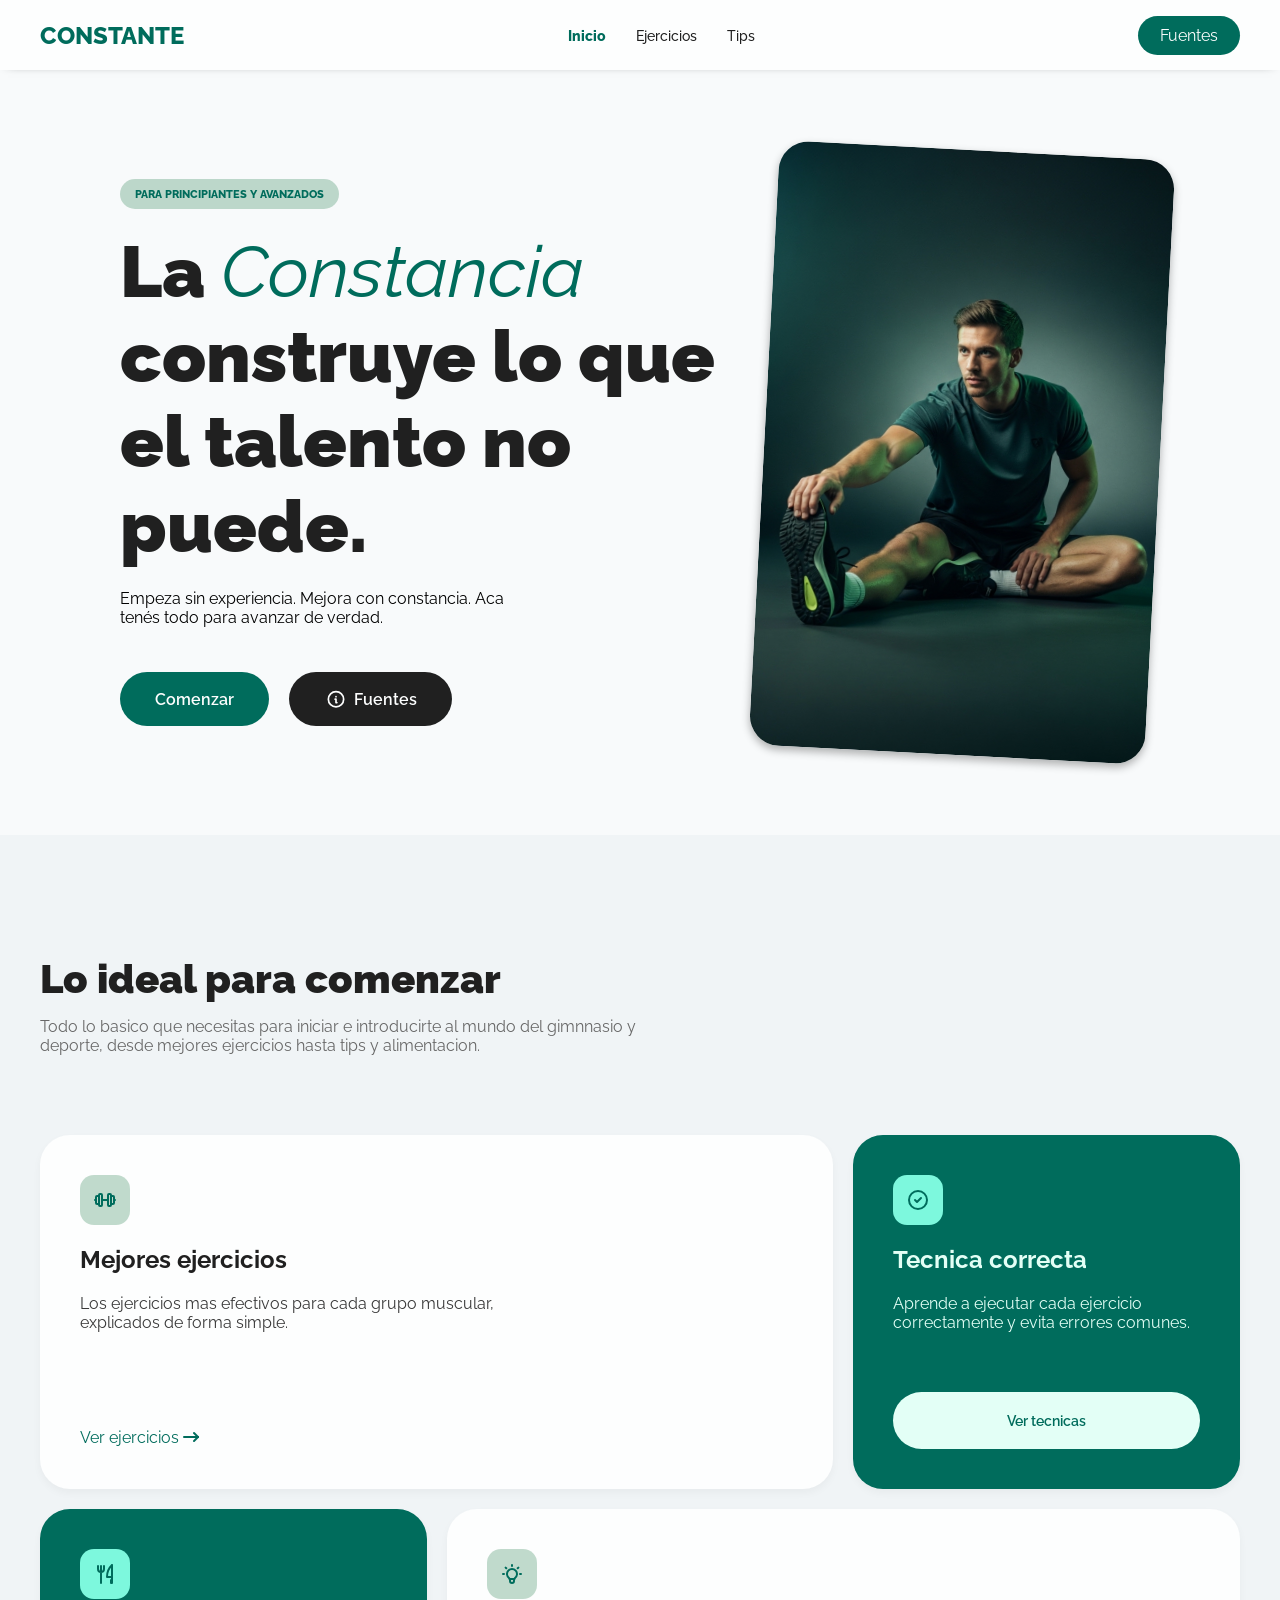
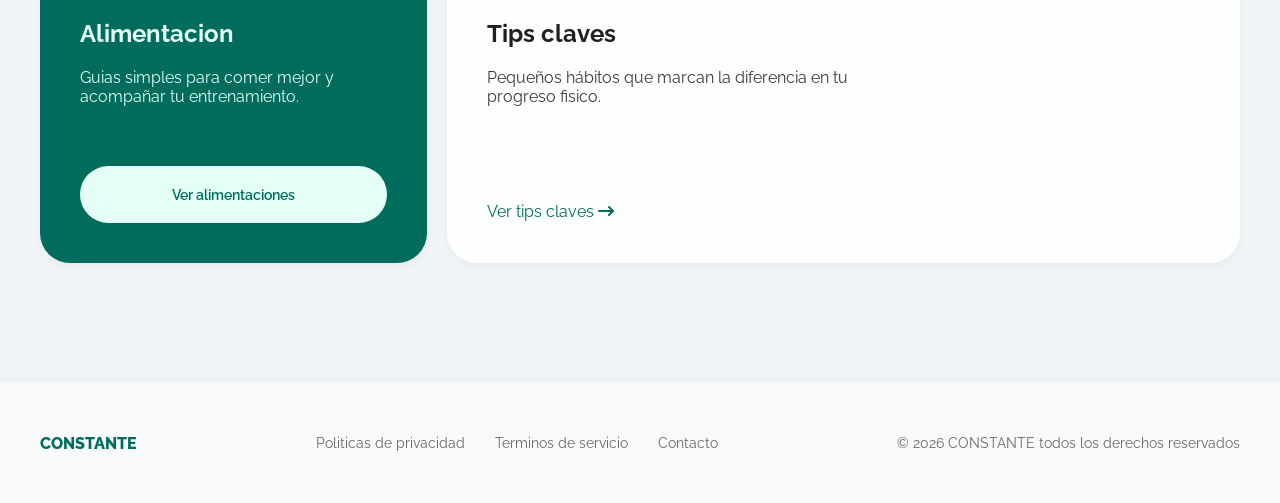
<file: index.html>
<!DOCTYPE html>
<html lang="en">
<head>
    <meta charset="UTF-8">
    <meta name="viewport" content="width=device-width, initial-scale=1.0">
    <title>CONSTANTE</title>
    <link rel="stylesheet" href="css/style.css">
    <link rel="stylesheet" href="css/header.css">
    <link rel="stylesheet" href="css/footer.css">
    <link rel="stylesheet" href="css/mainHome.css">
</head>
<body>
    <header>
        <div class="headerPC">
            <a href="index.html">
                <h1>CONSTANTE</h1>
            </a>
            <div class="menu">
                <a href="index.html" class="active-chico aqui">Inicio</a>
                <a href="html/ejercicios.html" class="active-chico">Ejercicios</a>
                <a href="html/tips.html" class="active-chico">Tips</a>
            </div>
            <a href="https://github.com/Recamm/GYM-Info" target="_blank" rel="noopener" rel="noreferrer" class="unetenos active-chico">Fuentes</a>
        </div>
    </header>
    <main>
        <div class="main">

            <!-- INTRO -->
            <section class="intro width-main-set">
                <div class="content">
                    <p class="tag">PARA PRINCIPIANTES Y AVANZADOS</p>
                    <h1>La <span class="eternoTexto">Constancia</span> construye lo que el talento no puede.</h1>
                    <p class="descripcion">Empeza sin experiencia. Mejora con constancia. Aca tenés todo para avanzar de verdad.</p>
                    <div class="botones">
                        <a href="#cards" class="button1 hover-up-shadow active-chico">Comenzar</a>
                        <a href="https://github.com/Recamm/GYM-Info" target="_blank" rel="noopener" rel="noreferrer" class="button2 hover-up-shadow active-chico"><svg xmlns="http://www.w3.org/2000/svg" width="24" height="24" viewBox="0 0 24 24" fill="none" stroke="currentColor" stroke-width="2" stroke-linecap="round" stroke-linejoin="round" class="icon icon-tabler icons-tabler-outline icon-tabler-info-circle"><path stroke="none" d="M0 0h24v24H0z" fill="none" /><path d="M3 12a9 9 0 1 0 18 0a9 9 0 0 0 -18 0" /><path d="M12 9h.01" /><path d="M11 12h1v4h1" /></svg> Fuentes</a>
                    </div>
                </div>
                <div class="img">
                    <img src="imgs/home/training.jpeg" alt="imagen">
                </div>
            </section>

            <!-- SEPARADOR (No me gusto) -->
            <!-- <section class="next">
                <div class="flecha">
                    <svg xmlns="http://www.w3.org/2000/svg" width="24" height="24" viewBox="0 0 24 24" fill="currentColor" class="icon icon-tabler icons-tabler-filled icon-tabler-caret-down"><path stroke="none" d="M0 0h24v24H0z" fill="none" /><path d="M18 9c.852 0 1.297 .986 .783 1.623l-.076 .084l-6 6a1 1 0 0 1 -1.32 .083l-.094 -.083l-6 -6l-.083 -.094l-.054 -.077l-.054 -.096l-.017 -.036l-.027 -.067l-.032 -.108l-.01 -.053l-.01 -.06l-.004 -.057v-.118l.005 -.058l.009 -.06l.01 -.052l.032 -.108l.027 -.067l.07 -.132l.065 -.09l.073 -.081l.094 -.083l.077 -.054l.096 -.054l.036 -.017l.067 -.027l.108 -.032l.053 -.01l.06 -.01l.057 -.004l12.059 -.002z" /></svg>
                </div>
            </section> -->

            <!-- MINI INDICE USANDO CARDS -->
            <section class="cards" id="cards">
                <div class="seccion-titulo width-main-set">
                    <h2 class="titulo">Lo ideal para comenzar</h2>
                    <p class="descripcion">Todo lo basico que necesitas para iniciar e introducirte al mundo del gimnnasio y deporte, desde mejores ejercicios hasta tips y alimentacion.</p>
                </div>
                <div class="grid-cards width-main-set">
                    <div class="card-normal hover-up-shadow-items">
                        <div class="card-top">
                            <div class="card-logo card-logo-black">
                                <svg xmlns="http://www.w3.org/2000/svg" width="24" height="24" viewBox="0 0 24 24" fill="none" stroke="currentColor" stroke-width="2" stroke-linecap="round" stroke-linejoin="round" class="icon icon-tabler icons-tabler-outline icon-tabler-barbell"><path stroke="none" d="M0 0h24v24H0z" fill="none" /><path d="M2 12h1" /><path d="M6 8h-2a1 1 0 0 0 -1 1v6a1 1 0 0 0 1 1h2" /><path d="M6 7v10a1 1 0 0 0 1 1h1a1 1 0 0 0 1 -1v-10a1 1 0 0 0 -1 -1h-1a1 1 0 0 0 -1 1" /><path d="M9 12h6" /><path d="M15 7v10a1 1 0 0 0 1 1h1a1 1 0 0 0 1 -1v-10a1 1 0 0 0 -1 -1h-1a1 1 0 0 0 -1 1" /><path d="M18 8h2a1 1 0 0 1 1 1v6a1 1 0 0 1 -1 1h-2" /><path d="M22 12h-1" /></svg>
                            </div>
                            <h3 class="card-titulo">Mejores ejercicios</h3>
                            <p class="descripcion">Los ejercicios mas efectivos para cada grupo muscular, explicados de forma simple.</p>
                        </div>
                        <a href="html/ejercicios.html" class="card-link">Ver ejercicios <svg xmlns="http://www.w3.org/2000/svg" width="24" height="24" viewBox="0 0 24 24" fill="none" stroke="currentColor" stroke-width="2" stroke-linecap="round" stroke-linejoin="round" class="icon icon-tabler icons-tabler-outline icon-tabler-arrow-narrow-right"><path stroke="none" d="M0 0h24v24H0z" fill="none" /><path d="M5 12l14 0" /><path d="M15 16l4 -4" /><path d="M15 8l4 4" /></svg></a>
                    </div>
                    <div class="card-img hover-up-shadow-items">
                        <div class="card-top">
                            <div class="card-logo card-logo-light">
                                <svg xmlns="http://www.w3.org/2000/svg" width="24" height="24" viewBox="0 0 24 24" fill="none" stroke="currentColor" stroke-width="2" stroke-linecap="round" stroke-linejoin="round" class="icon icon-tabler icons-tabler-outline icon-tabler-circle-check"><path stroke="none" d="M0 0h24v24H0z" fill="none" /><path d="M3 12a9 9 0 1 0 18 0a9 9 0 1 0 -18 0" /><path d="M9 12l2 2l4 -4" /></svg>
                            </div>
                            <h3 class="card-titulo">Tecnica correcta</h3>
                            <p class="descripcion">Aprende a ejecutar cada ejercicio correctamente y evita errores comunes.</p>
                        </div>
                        <a href="html/tips.html#tecnicas" class="card-boton">Ver tecnicas</a>
                    </div>
                    <div class="card-img hover-up-shadow-items">
                        <div class="card-top">
                            <div class="card-logo card-logo-light">
                                <svg xmlns="http://www.w3.org/2000/svg" width="24" height="24" viewBox="0 0 24 24" fill="none" stroke="currentColor" stroke-width="2" stroke-linecap="round" stroke-linejoin="round" class="icon icon-tabler icons-tabler-outline icon-tabler-tools-kitchen-2"><path stroke="none" d="M0 0h24v24H0z" fill="none" /><path d="M19 3v12h-5c-.023 -3.681 .184 -7.406 5 -12m0 12v6h-1v-3m-10 -14v17m-3 -17v3a3 3 0 1 0 6 0v-3" /></svg>
                            </div>
                            <h3 class="card-titulo">Alimentacion</h3>
                            <p class="descripcion">Guias simples para comer mejor y acompañar tu entrenamiento.</p>
                        </div>
                        <a href="html/tips.html#alimentacion" class="card-boton">Ver alimentaciones </a>
                    </div>
                    <div class="card-normal hover-up-shadow-items">
                        <div class="card-top">
                            <div class="card-logo card-logo-black">
                                <svg xmlns="http://www.w3.org/2000/svg" width="24" height="24" viewBox="0 0 24 24" fill="none" stroke="currentColor" stroke-width="2" stroke-linecap="round" stroke-linejoin="round" class="icon icon-tabler icons-tabler-outline icon-tabler-bulb"><path stroke="none" d="M0 0h24v24H0z" fill="none" /><path d="M3 12h1m8 -9v1m8 8h1m-15.4 -6.4l.7 .7m12.1 -.7l-.7 .7" /><path d="M9 16a5 5 0 1 1 6 0a3.5 3.5 0 0 0 -1 3a2 2 0 0 1 -4 0a3.5 3.5 0 0 0 -1 -3" /><path d="M9.7 17l4.6 0" /></svg>
                            </div>
                            <h3 class="card-titulo">Tips claves</h3>
                            <p class="descripcion">Pequeños hábitos que marcan la diferencia en tu progreso fisico.</p>
                        </div>
                        <a href="html/tips.html#tips" class="card-link">Ver tips claves <svg xmlns="http://www.w3.org/2000/svg" width="24" height="24" viewBox="0 0 24 24" fill="none" stroke="currentColor" stroke-width="2" stroke-linecap="round" stroke-linejoin="round" class="icon icon-tabler icons-tabler-outline icon-tabler-arrow-narrow-right"><path stroke="none" d="M0 0h24v24H0z" fill="none" /><path d="M5 12l14 0" /><path d="M15 16l4 -4" /><path d="M15 8l4 4" /></svg></a>
                    </div>
                </div>
            </section>

        </div>
    </main>
    <footer>
        <div class="footer">
            <p class="logo">CONSTANTE</p>
            <div class="footer-links">
                <a href="#">Politicas de privacidad</a>
                <a href="#">Terminos de servicio</a>
                <a href="#">Contacto</a>
            </div>
            <p class="copy">© 2026 CONSTANTE todos los derechos reservados</p>
        </div>
    </footer>
</body>
</html>
</file>
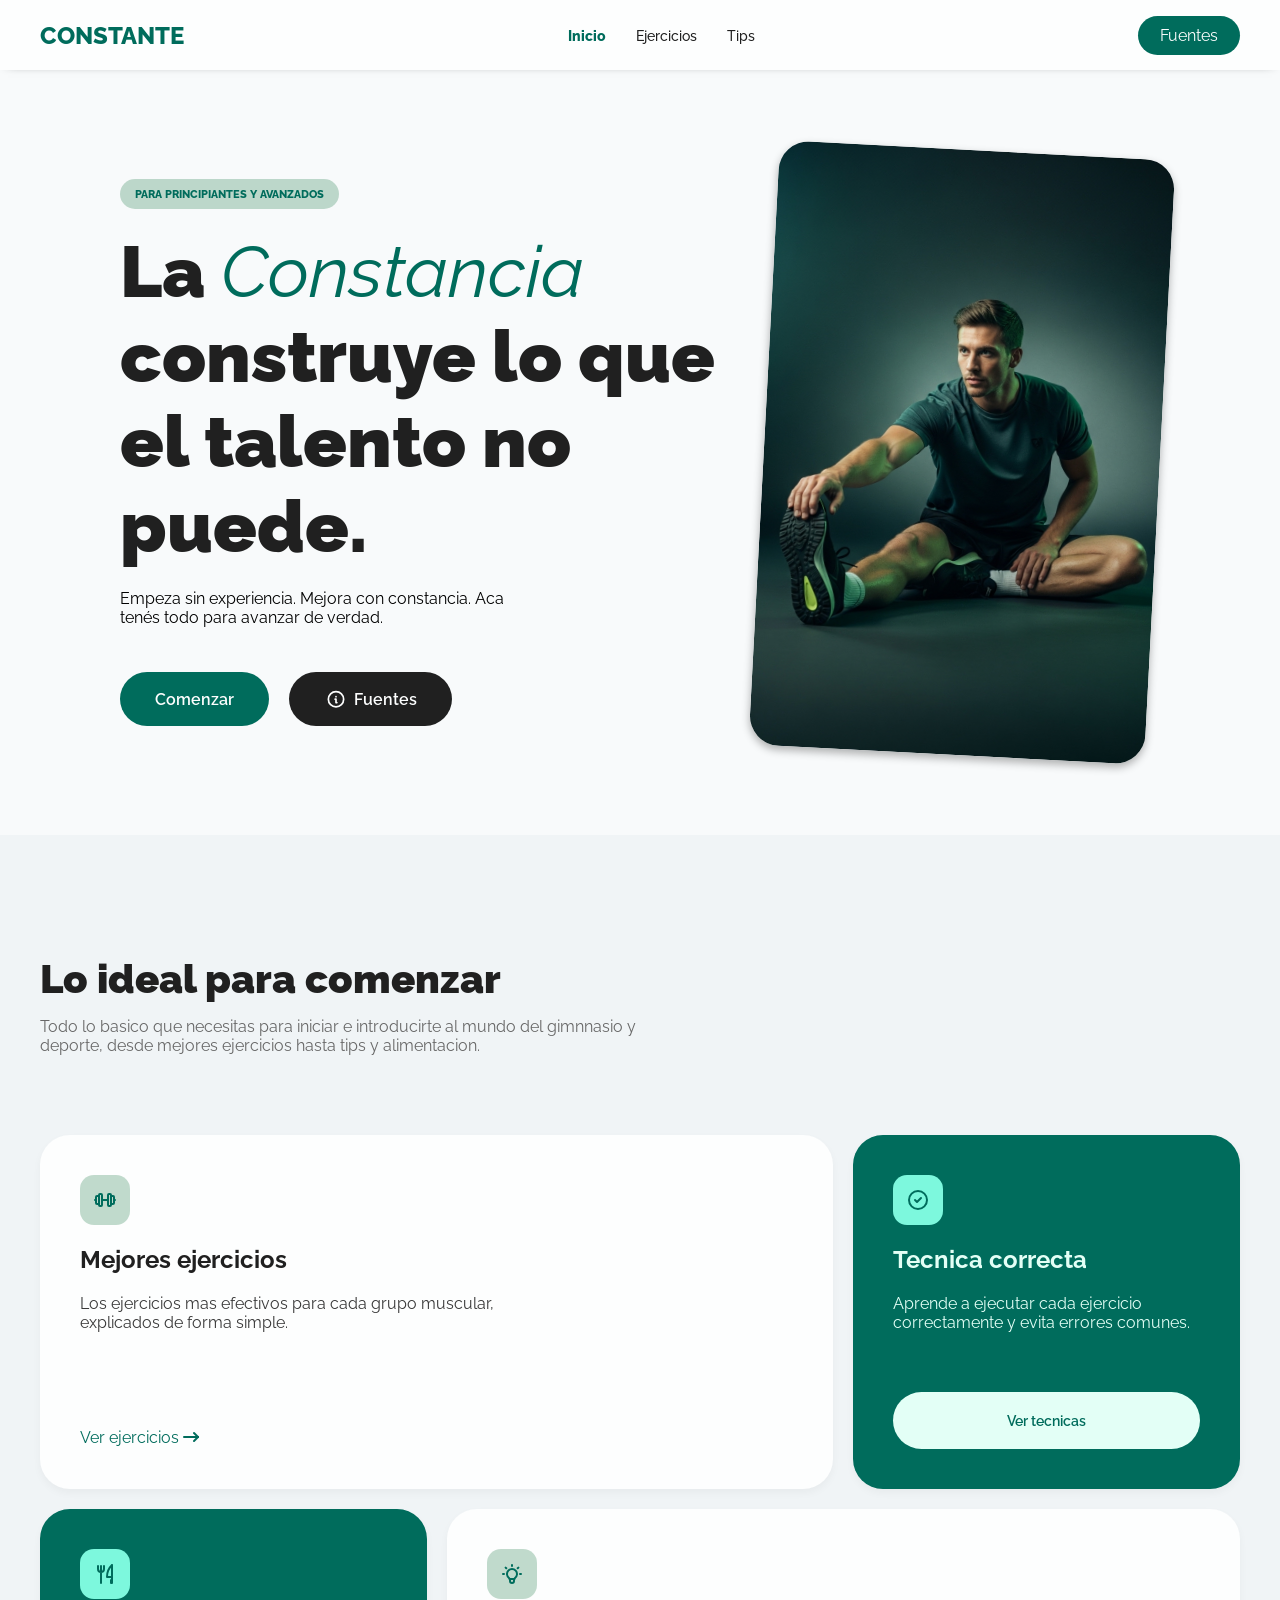
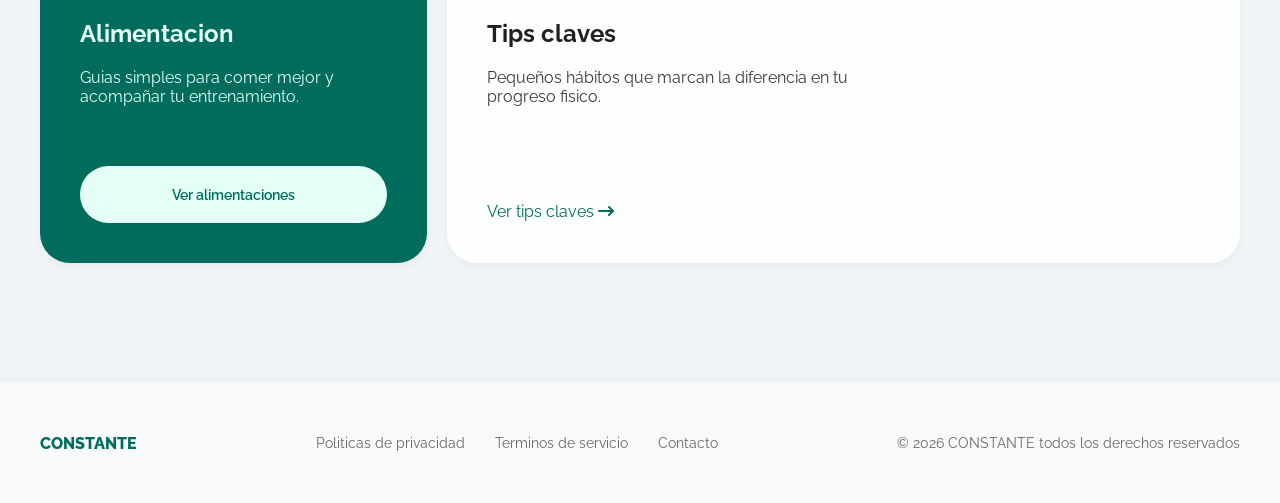
<file: html/index.html>
<!DOCTYPE html>
<html lang="en">
<head>
    <meta charset="UTF-8">
    <meta name="viewport" content="width=device-width, initial-scale=1.0">
    <title>CONSTANTE</title>
    <link rel="stylesheet" href="../css/style.css">
    <link rel="stylesheet" href="../css/header.css">
    <link rel="stylesheet" href="../css/footer.css">
    <link rel="stylesheet" href="../css/mainHome.css">
</head>
<body>
    <header>
        <div class="headerPC">
            <a href="index.html">
                <h1>CONSTANTE</h1>
            </a>
            <div class="menu">
                <a href="index.html" class="active-chico aqui">Inicio</a>
                <a href="ejercicios.html" class="active-chico">Ejercicios</a>
                <a href="tips.html" class="active-chico">Tips</a>
            </div>
            <a href="https://github.com/Recamm/GYM-Info" target="_blank" rel="noopener" rel="noreferrer" class="unetenos active-chico">Fuentes</a>
        </div>
    </header>
    <main>
        <div class="main">

            <!-- INTRO -->
            <section class="intro width-main-set">
                <div class="content">
                    <p class="tag">PARA PRINCIPIANTES Y AVANZADOS</p>
                    <h1>La <span class="eternoTexto">Constancia</span> construye lo que el talento no puede.</h1>
                    <p class="descripcion">Empeza sin experiencia. Mejora con constancia. Aca tenés todo para avanzar de verdad.</p>
                    <div class="botones">
                        <a href="#cards" class="button1 hover-up-shadow active-chico">Comenzar</a>
                        <a href="https://github.com/Recamm/GYM-Info" target="_blank" rel="noopener" rel="noreferrer" class="button2 hover-up-shadow active-chico"><svg xmlns="http://www.w3.org/2000/svg" width="24" height="24" viewBox="0 0 24 24" fill="none" stroke="currentColor" stroke-width="2" stroke-linecap="round" stroke-linejoin="round" class="icon icon-tabler icons-tabler-outline icon-tabler-info-circle"><path stroke="none" d="M0 0h24v24H0z" fill="none" /><path d="M3 12a9 9 0 1 0 18 0a9 9 0 0 0 -18 0" /><path d="M12 9h.01" /><path d="M11 12h1v4h1" /></svg> Fuentes</a>
                    </div>
                </div>
                <div class="img">
                    <img src="../imgs/home/training.jpeg" alt="imagen">
                </div>
            </section>

            <!-- SEPARADOR (No me gusto) -->
            <!-- <section class="next">
                <div class="flecha">
                    <svg xmlns="http://www.w3.org/2000/svg" width="24" height="24" viewBox="0 0 24 24" fill="currentColor" class="icon icon-tabler icons-tabler-filled icon-tabler-caret-down"><path stroke="none" d="M0 0h24v24H0z" fill="none" /><path d="M18 9c.852 0 1.297 .986 .783 1.623l-.076 .084l-6 6a1 1 0 0 1 -1.32 .083l-.094 -.083l-6 -6l-.083 -.094l-.054 -.077l-.054 -.096l-.017 -.036l-.027 -.067l-.032 -.108l-.01 -.053l-.01 -.06l-.004 -.057v-.118l.005 -.058l.009 -.06l.01 -.052l.032 -.108l.027 -.067l.07 -.132l.065 -.09l.073 -.081l.094 -.083l.077 -.054l.096 -.054l.036 -.017l.067 -.027l.108 -.032l.053 -.01l.06 -.01l.057 -.004l12.059 -.002z" /></svg>
                </div>
            </section> -->

            <!-- MINI INDICE USANDO CARDS -->
            <section class="cards" id="cards">
                <div class="seccion-titulo width-main-set">
                    <h2 class="titulo">Lo ideal para comenzar</h2>
                    <p class="descripcion">Todo lo basico que necesitas para iniciar e introducirte al mundo del gimnnasio y deporte, desde mejores ejercicios hasta tips y alimentacion.</p>
                </div>
                <div class="grid-cards width-main-set">
                    <div class="card-normal hover-up-shadow-items">
                        <div class="card-top">
                            <div class="card-logo card-logo-black">
                                <svg xmlns="http://www.w3.org/2000/svg" width="24" height="24" viewBox="0 0 24 24" fill="none" stroke="currentColor" stroke-width="2" stroke-linecap="round" stroke-linejoin="round" class="icon icon-tabler icons-tabler-outline icon-tabler-barbell"><path stroke="none" d="M0 0h24v24H0z" fill="none" /><path d="M2 12h1" /><path d="M6 8h-2a1 1 0 0 0 -1 1v6a1 1 0 0 0 1 1h2" /><path d="M6 7v10a1 1 0 0 0 1 1h1a1 1 0 0 0 1 -1v-10a1 1 0 0 0 -1 -1h-1a1 1 0 0 0 -1 1" /><path d="M9 12h6" /><path d="M15 7v10a1 1 0 0 0 1 1h1a1 1 0 0 0 1 -1v-10a1 1 0 0 0 -1 -1h-1a1 1 0 0 0 -1 1" /><path d="M18 8h2a1 1 0 0 1 1 1v6a1 1 0 0 1 -1 1h-2" /><path d="M22 12h-1" /></svg>
                            </div>
                            <h3 class="card-titulo">Mejores ejercicios</h3>
                            <p class="descripcion">Los ejercicios mas efectivos para cada grupo muscular, explicados de forma simple.</p>
                        </div>
                        <a href="ejercicios.html" class="card-link">Ver ejercicios <svg xmlns="http://www.w3.org/2000/svg" width="24" height="24" viewBox="0 0 24 24" fill="none" stroke="currentColor" stroke-width="2" stroke-linecap="round" stroke-linejoin="round" class="icon icon-tabler icons-tabler-outline icon-tabler-arrow-narrow-right"><path stroke="none" d="M0 0h24v24H0z" fill="none" /><path d="M5 12l14 0" /><path d="M15 16l4 -4" /><path d="M15 8l4 4" /></svg></a>
                    </div>
                    <div class="card-img hover-up-shadow-items">
                        <div class="card-top">
                            <div class="card-logo card-logo-light">
                                <svg xmlns="http://www.w3.org/2000/svg" width="24" height="24" viewBox="0 0 24 24" fill="none" stroke="currentColor" stroke-width="2" stroke-linecap="round" stroke-linejoin="round" class="icon icon-tabler icons-tabler-outline icon-tabler-circle-check"><path stroke="none" d="M0 0h24v24H0z" fill="none" /><path d="M3 12a9 9 0 1 0 18 0a9 9 0 1 0 -18 0" /><path d="M9 12l2 2l4 -4" /></svg>
                            </div>
                            <h3 class="card-titulo">Tecnica correcta</h3>
                            <p class="descripcion">Aprende a ejecutar cada ejercicio correctamente y evita errores comunes.</p>
                        </div>
                        <a href="tips.html#tecnicas" class="card-boton">Ver tecnicas</a>
                    </div>
                    <div class="card-img hover-up-shadow-items">
                        <div class="card-top">
                            <div class="card-logo card-logo-light">
                                <svg xmlns="http://www.w3.org/2000/svg" width="24" height="24" viewBox="0 0 24 24" fill="none" stroke="currentColor" stroke-width="2" stroke-linecap="round" stroke-linejoin="round" class="icon icon-tabler icons-tabler-outline icon-tabler-tools-kitchen-2"><path stroke="none" d="M0 0h24v24H0z" fill="none" /><path d="M19 3v12h-5c-.023 -3.681 .184 -7.406 5 -12m0 12v6h-1v-3m-10 -14v17m-3 -17v3a3 3 0 1 0 6 0v-3" /></svg>
                            </div>
                            <h3 class="card-titulo">Alimentacion</h3>
                            <p class="descripcion">Guias simples para comer mejor y acompañar tu entrenamiento.</p>
                        </div>
                        <a href="tips.html#alimentacion" class="card-boton">Ver alimentaciones </a>
                    </div>
                    <div class="card-normal hover-up-shadow-items">
                        <div class="card-top">
                            <div class="card-logo card-logo-black">
                                <svg xmlns="http://www.w3.org/2000/svg" width="24" height="24" viewBox="0 0 24 24" fill="none" stroke="currentColor" stroke-width="2" stroke-linecap="round" stroke-linejoin="round" class="icon icon-tabler icons-tabler-outline icon-tabler-bulb"><path stroke="none" d="M0 0h24v24H0z" fill="none" /><path d="M3 12h1m8 -9v1m8 8h1m-15.4 -6.4l.7 .7m12.1 -.7l-.7 .7" /><path d="M9 16a5 5 0 1 1 6 0a3.5 3.5 0 0 0 -1 3a2 2 0 0 1 -4 0a3.5 3.5 0 0 0 -1 -3" /><path d="M9.7 17l4.6 0" /></svg>
                            </div>
                            <h3 class="card-titulo">Tips claves</h3>
                            <p class="descripcion">Pequeños hábitos que marcan la diferencia en tu progreso fisico.</p>
                        </div>
                        <a href="tips.html#tips" class="card-link">Ver tips claves <svg xmlns="http://www.w3.org/2000/svg" width="24" height="24" viewBox="0 0 24 24" fill="none" stroke="currentColor" stroke-width="2" stroke-linecap="round" stroke-linejoin="round" class="icon icon-tabler icons-tabler-outline icon-tabler-arrow-narrow-right"><path stroke="none" d="M0 0h24v24H0z" fill="none" /><path d="M5 12l14 0" /><path d="M15 16l4 -4" /><path d="M15 8l4 4" /></svg></a>
                    </div>
                </div>
            </section>

        </div>
    </main>
    <footer>
        <div class="footer">
            <p class="logo">CONSTANTE</p>
            <div class="footer-links">
                <a href="#">Politicas de privacidad</a>
                <a href="#">Terminos de servicio</a>
                <a href="#">Contacto</a>
            </div>
            <p class="copy">© 2026 CONSTANTE todos los derechos reservados</p>
        </div>
    </footer>
</body>
</html>
</file>
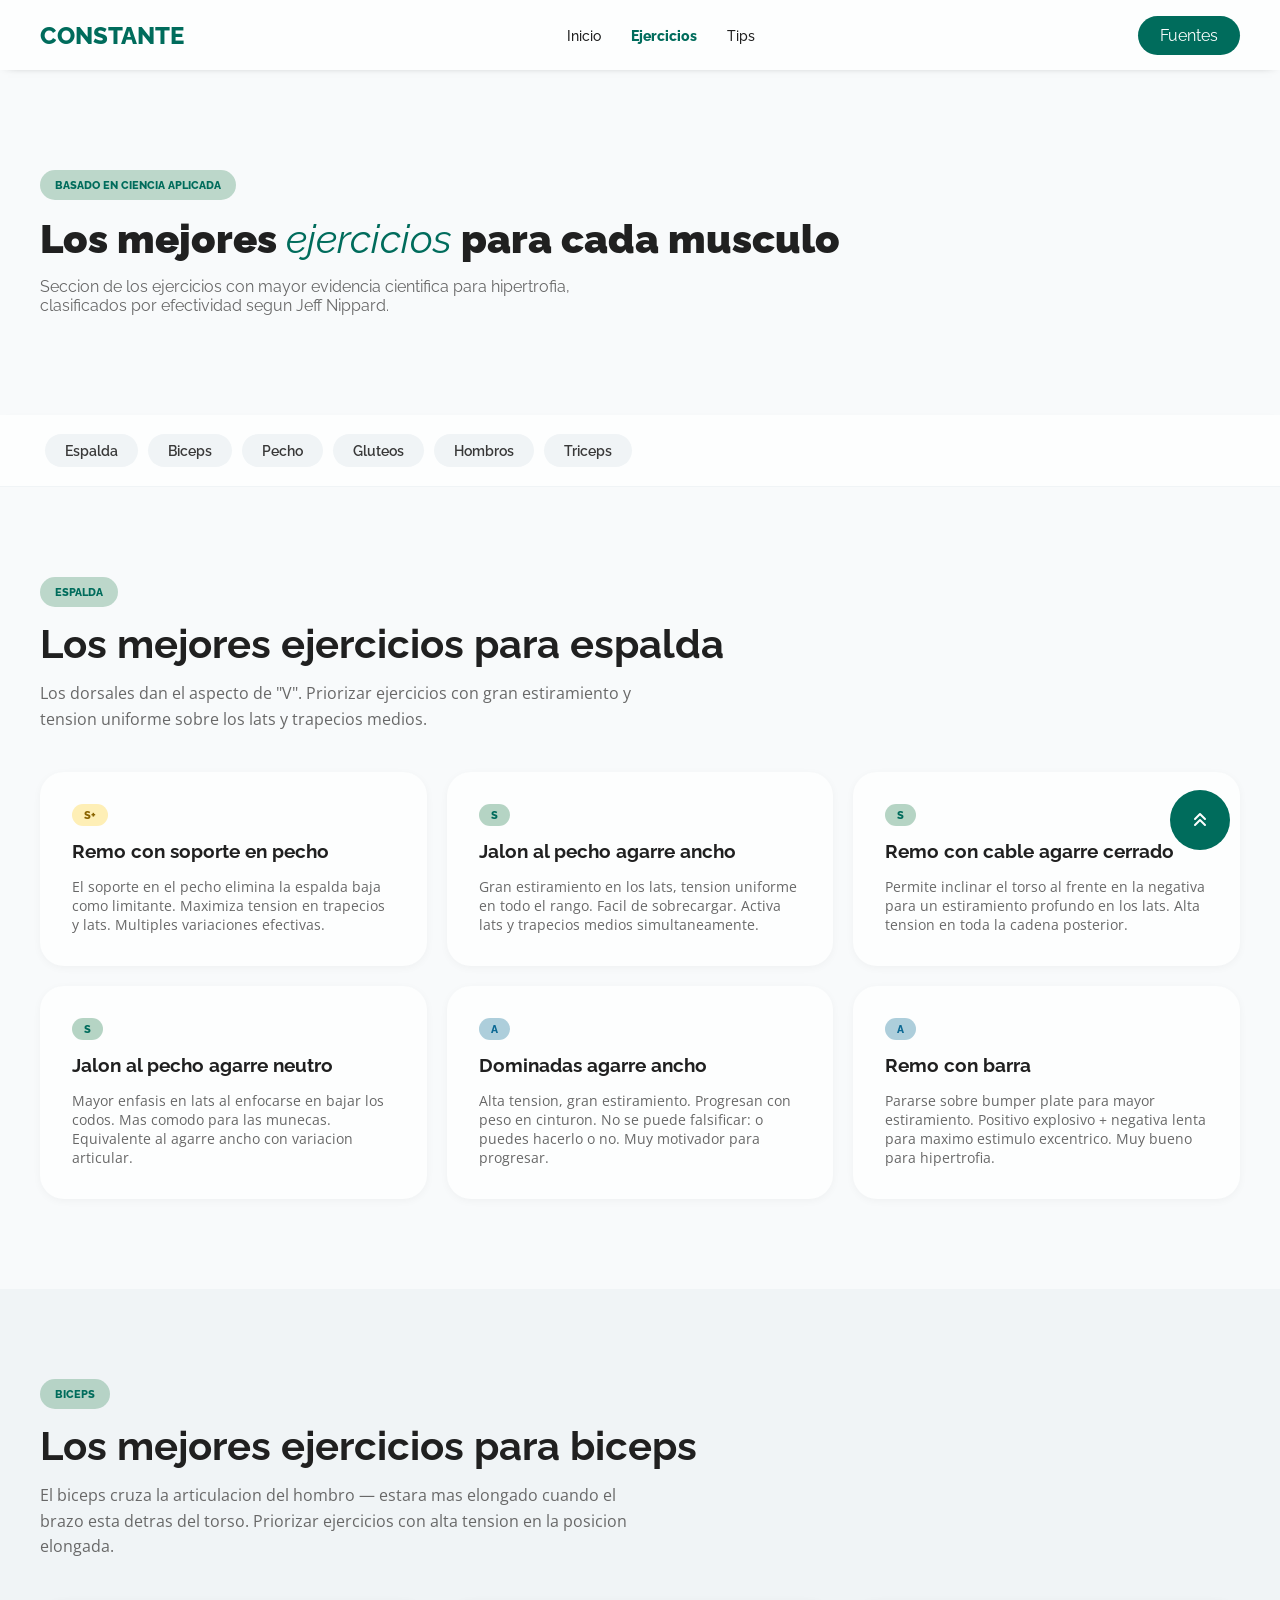
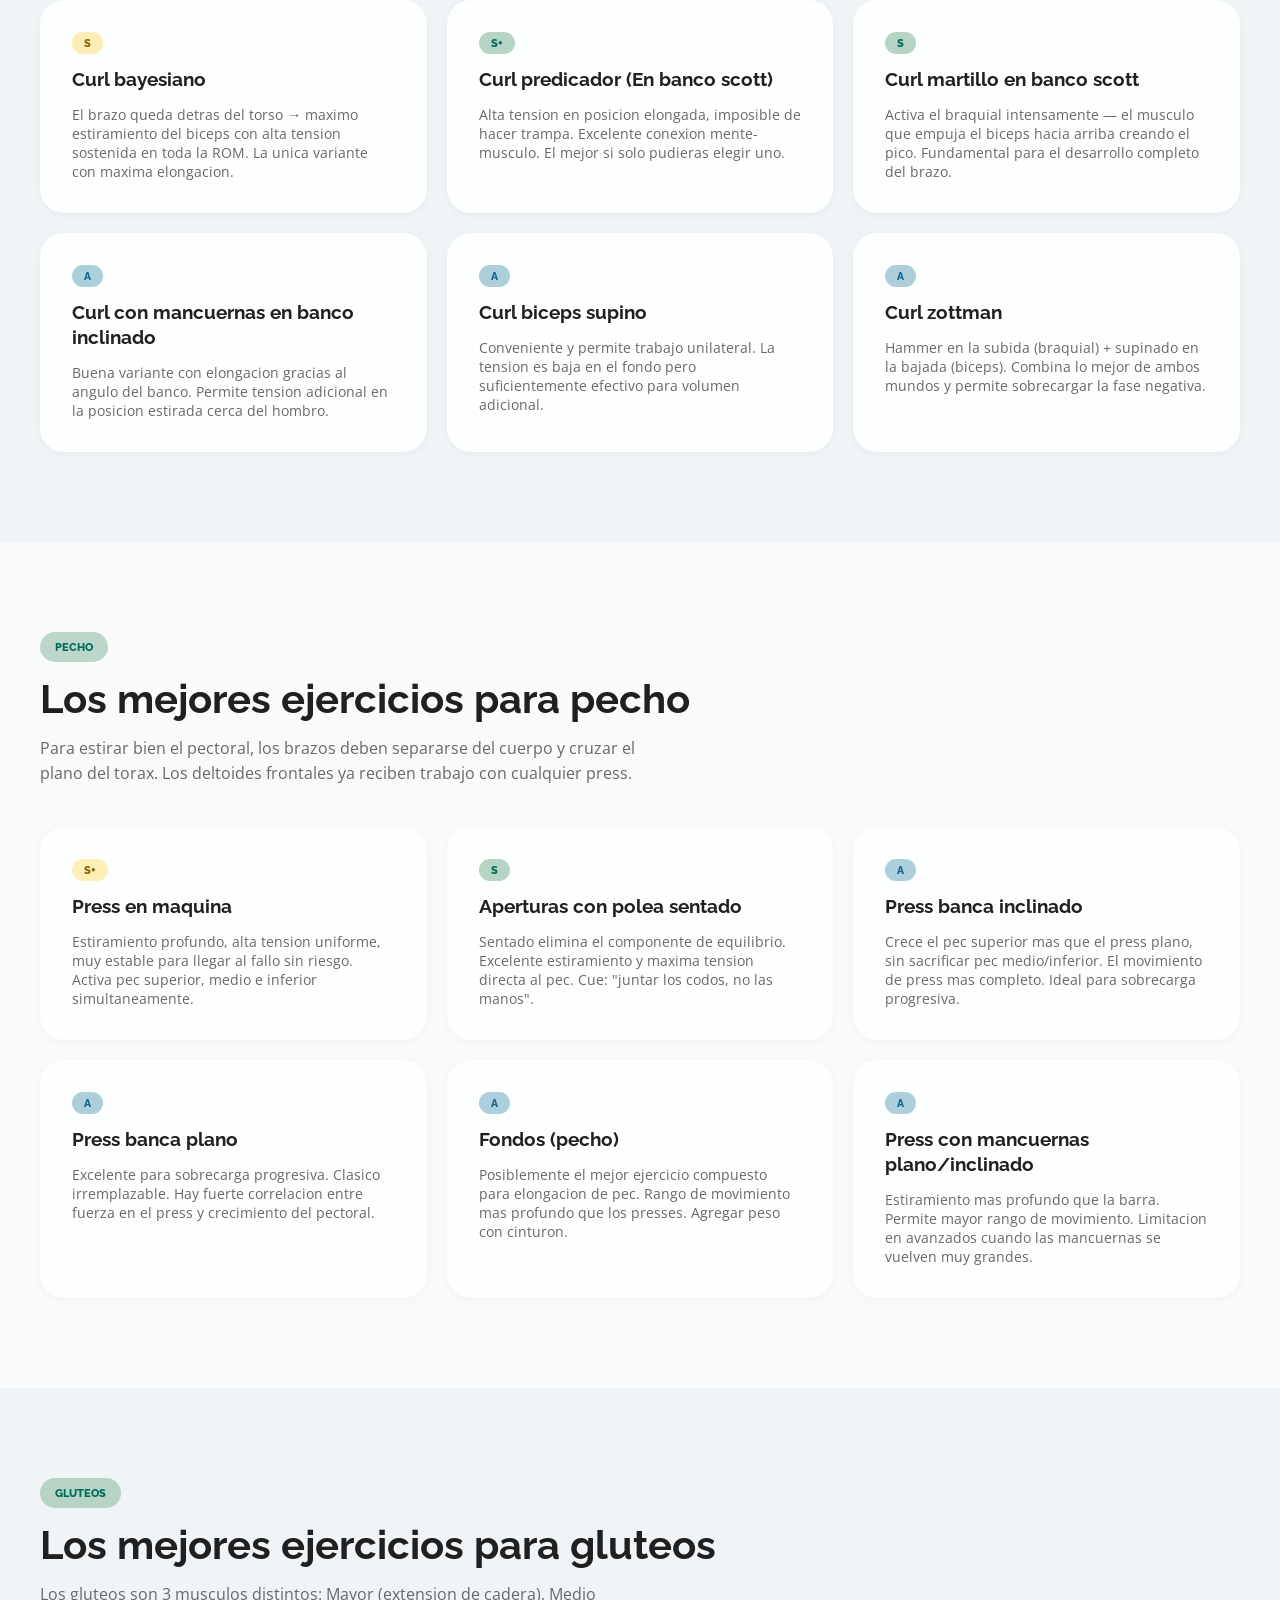
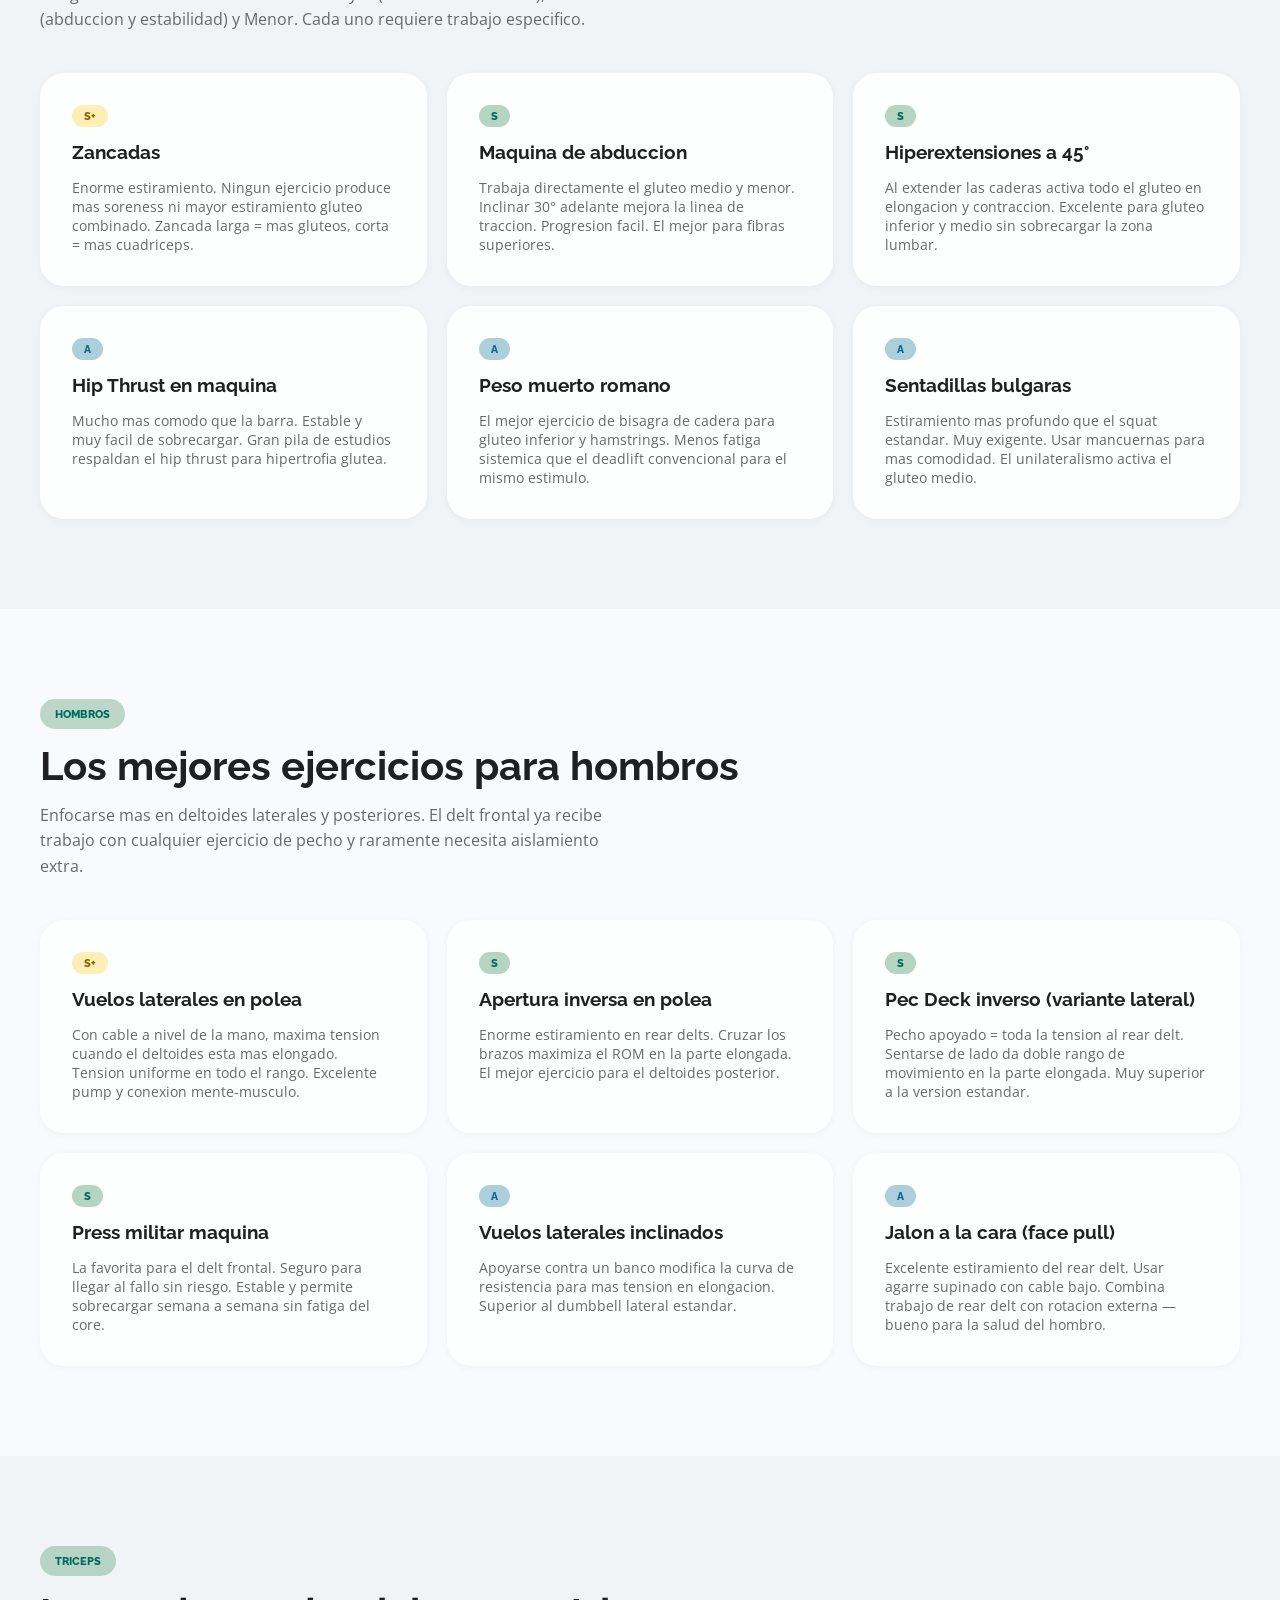
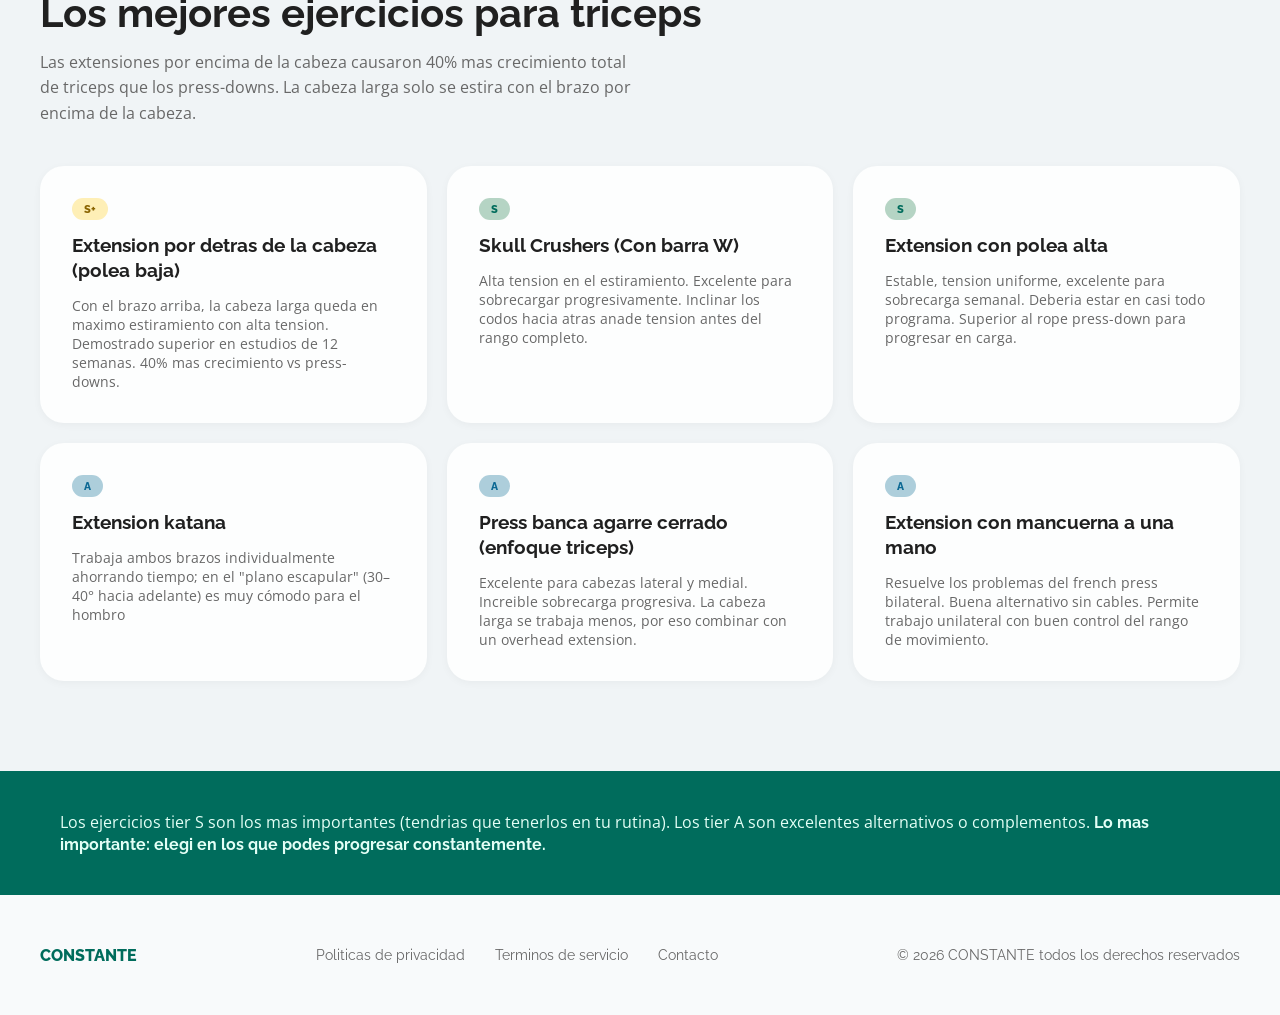
<file: html/ejercicios.html>
<!DOCTYPE html>
<html lang="en">
<head>
    <meta charset="UTF-8">
    <meta name="viewport" content="width=device-width, initial-scale=1.0">
    <title>CONSTANTE - Ejercicios</title>
    <link rel="stylesheet" href="../css/style.css">
    <link rel="stylesheet" href="../css/header.css">
    <link rel="stylesheet" href="../css/footer.css">
    <link rel="stylesheet" href="../css/ejercicios.css">
</head>
<body>
    <header>
        <div class="headerPC">
            <a href="../index.html">
                <h1>CONSTANTE</h1>
            </a>
            <div class="menu">
                <a href="../index.html" class="active-chico">Inicio</a>
                <a href="ejercicios.html" class="active-chico aqui">Ejercicios</a>
                <a href="tips.html" class="active-chico">Tips</a>
            </div>
            <a href="https://github.com/Recamm/GYM-Info" target="_blank" rel="noopener" rel="noreferrer" class="unetenos active-chico">Fuentes</a>
        </div>
    </header>
    <main>
        <div class="main">

            <!-- INTRODUCCION EJERCICIOS -->
            <section class="titulo-ejercicios" id="navegacion">
                <div class="seccion-titulo width-main-set">
                    <p class="tag">BASADO EN CIENCIA APLICADA</p>
                    <h1 class="titulo">Los mejores <span class="texto-resaltado-verde">ejercicios</span> para cada musculo</h1>
                    <p class="descripcion">Seccion de los ejercicios con mayor evidencia cientifica para hipertrofia, clasificados por efectividad segun Jeff Nippard.</p>
                </div>
            </section>

            <!-- MENU DE NAVEGACION POR MUSCULO -->
            <section class="navegacion-en-pagina">
                <div class="navegacion-en-pagina-contenido">
                    <a href="#espalda" class="opcion active-chico">Espalda</a>
                    <a href="#biceps" class="opcion active-chico">Biceps</a>
                    <a href="#pecho" class="opcion active-chico">Pecho</a>
                    <a href="#gluteos" class="opcion active-chico">Gluteos</a>
                    <a href="#hombros" class="opcion active-chico">Hombros</a>
                    <a href="#triceps" class="opcion active-chico">Triceps</a>
                </div>
            </section>

            <a href="#navegacion" class="volver-navegacion">
                <svg xmlns="http://www.w3.org/2000/svg" width="24" height="24" viewBox="0 0 24 24" fill="none" stroke="currentColor" stroke-width="2" stroke-linecap="round" stroke-linejoin="round" class="icon icon-tabler icons-tabler-outline icon-tabler-chevrons-up"><path stroke="none" d="M0 0h24v24H0z" fill="none" /><path d="M7 11l5 -5l5 5" /><path d="M7 17l5 -5l5 5" /></svg>
            </a>

            <!-- MUSCULOS -->
            <!-- ESPALDA -->
            <section class="musculo" id="espalda">
                <div class="musculo-contenido">
                    <div class="presentacion">
                        <p class="tag">ESPALDA</p>
                        <h2>Los mejores ejercicios para espalda</h2>
                        <p class="descripcion-presentacion">Los dorsales dan el aspecto de "V". Priorizar ejercicios con gran estiramiento y tension uniforme sobre los lats y trapecios medios.</p>
                    </div>
                    <div class="musculo-grid">
                        <div class="musculo-card hover-up-shadow-items tier-card-s-top">
                            <span class="tier-general tier-s-mejor">S+</span>
                            <h3>Remo con soporte en pecho</h3>
                            <p>El soporte en el pecho elimina la espalda baja como limitante. Maximiza tension en trapecios y lats. Multiples variaciones efectivas.</p>
                        </div>
                        <div class="musculo-card hover-up-shadow-items tier-card-s">
                            <span class="tier-general tier-s">S</span>
                            <h3>Jalon al pecho agarre ancho</h3>
                            <p>Gran estiramiento en los lats, tension uniforme en todo el rango. Facil de sobrecargar. Activa lats y trapecios medios simultaneamente.</p>
                        </div>
                        <div class="musculo-card hover-up-shadow-items tier-card-s">
                            <span class="tier-general tier-s">S</span>
                            <h3>Remo con cable agarre cerrado</h3>
                            <p>Permite inclinar el torso al frente en la negativa para un estiramiento profundo en los lats. Alta tension en toda la cadena posterior.</p>
                        </div>
                        <div class="musculo-card hover-up-shadow-items tier-card-s">
                            <span class="tier-general tier-s">S</span>
                            <h3>Jalon al pecho agarre neutro</h3>
                            <p>Mayor enfasis en lats al enfocarse en bajar los codos. Mas comodo para las munecas. Equivalente al agarre ancho con variacion articular.</p>
                        </div>
                        <div class="musculo-card hover-up-shadow-items tier-card-a">
                            <span class="tier-general tier-a">A</span>
                            <h3>Dominadas agarre ancho</h3>
                            <p>Alta tension, gran estiramiento. Progresan con peso en cinturon. No se puede falsificar: o puedes hacerlo o no. Muy motivador para progresar.</p>
                        </div>
                        <div class="musculo-card hover-up-shadow-items tier-card-a">
                            <span class="tier-general tier-a">A</span>
                            <h3>Remo con barra</h3>
                            <p>Pararse sobre bumper plate para mayor estiramiento. Positivo explosivo + negativa lenta para maximo estimulo excentrico. Muy bueno para hipertrofia.</p>
                        </div>
                    </div>
                </div>
            </section>

            <!-- BICEPS -->
            <section class="musculo musculo-alternativo" id="biceps">
                <div class="musculo-contenido">
                    <div class="presentacion">
                        <p class="tag">BICEPS</p>
                        <h2>Los mejores ejercicios para biceps</h2>
                        <p class="descripcion-presentacion">El biceps cruza la articulacion del hombro — estara mas elongado cuando el brazo esta detras del torso. Priorizar ejercicios con alta tension en la posicion elongada.</p>
                    </div>
                    <div class="musculo-grid">
                        <div class="musculo-card hover-up-shadow-items">
                            <span class="tier-general tier-s-mejor">S</span>
                            <h3>Curl bayesiano</h3>
                            <p>El brazo queda detras del torso → maximo estiramiento del biceps con alta tension sostenida en toda la ROM. La unica variante con maxima elongacion.</p>
                        </div>
                        <div class="musculo-card hover-up-shadow-items">
                            <span class="tier-general tier-s">S+</span>
                            <h3>Curl predicador (En banco scott)</h3>
                            <p>Alta tension en posicion elongada, imposible de hacer trampa. Excelente conexion mente-musculo. El mejor si solo pudieras elegir uno.</p>
                        </div>
                        <div class="musculo-card hover-up-shadow-items">
                            <span class="tier-general tier-s">S</span>
                            <h3>Curl martillo en banco scott</h3>
                            <p>Activa el braquial intensamente — el musculo que empuja el biceps hacia arriba creando el pico. Fundamental para el desarrollo completo del brazo.</p>
                        </div>
                        <div class="musculo-card hover-up-shadow-items">
                            <span class="tier-general tier-a">A</span>
                            <h3>Curl con mancuernas en banco inclinado</h3>
                            <p>Buena variante con elongacion gracias al angulo del banco. Permite tension adicional en la posicion estirada cerca del hombro.</p>
                        </div>
                        <div class="musculo-card hover-up-shadow-items">
                            <span class="tier-general tier-a">A</span>
                            <h3>Curl biceps supino</h3>
                            <p>Conveniente y permite trabajo unilateral. La tension es baja en el fondo pero suficientemente efectivo para volumen adicional.</p>
                        </div>
                        <div class="musculo-card hover-up-shadow-items">
                            <span class="tier-general tier-a">A</span>
                            <h3>Curl zottman</h3>
                            <p>Hammer en la subida (braquial) + supinado en la bajada (biceps). Combina lo mejor de ambos mundos y permite sobrecargar la fase negativa.</p>
                        </div>
                    </div>
                </div>
            </section>

            <!-- PECHO -->
            <section class="musculo" id="pecho">
                <div class="musculo-contenido">
                    <div class="presentacion">
                        <p class="tag">PECHO</p>
                        <h2>Los mejores ejercicios para pecho</h2>
                        <p class="descripcion-presentacion">Para estirar bien el pectoral, los brazos deben separarse del cuerpo y cruzar el plano del torax. Los deltoides frontales ya reciben trabajo con cualquier press.</p>
                    </div>
                    <div class="musculo-grid">
                        <div class="musculo-card hover-up-shadow-items">
                            <span class="tier-general tier-s-mejor">S+</span>
                            <h3>Press en maquina</h3>
                            <p>Estiramiento profundo, alta tension uniforme, muy estable para llegar al fallo sin riesgo. Activa pec superior, medio e inferior simultaneamente.</p>
                        </div>
                        <div class="musculo-card hover-up-shadow-items">
                            <span class="tier-general tier-s">S</span>
                            <h3>Aperturas con polea sentado</h3>
                            <p>Sentado elimina el componente de equilibrio. Excelente estiramiento y maxima tension directa al pec. Cue: "juntar los codos, no las manos".</p>
                        </div>
                        <div class="musculo-card hover-up-shadow-items">
                            <span class="tier-general tier-a">A</span>
                            <h3>Press banca inclinado</h3>
                            <p>Crece el pec superior mas que el press plano, sin sacrificar pec medio/inferior. El movimiento de press mas completo. Ideal para sobrecarga progresiva.</p>
                        </div>
                        <div class="musculo-card hover-up-shadow-items">
                            <span class="tier-general tier-a">A</span>
                            <h3>Press banca plano</h3>
                            <p>Excelente para sobrecarga progresiva. Clasico irremplazable. Hay fuerte correlacion entre fuerza en el press y crecimiento del pectoral.</p>
                        </div>
                        <div class="musculo-card hover-up-shadow-items">
                            <span class="tier-general tier-a">A</span>
                            <h3>Fondos (pecho)</h3>
                            <p>Posiblemente el mejor ejercicio compuesto para elongacion de pec. Rango de movimiento mas profundo que los presses. Agregar peso con cinturon.</p>
                        </div>
                        <div class="musculo-card hover-up-shadow-items">
                            <span class="tier-general tier-a">A</span>
                            <h3>Press con mancuernas plano/inclinado</h3>
                            <p>Estiramiento mas profundo que la barra. Permite mayor rango de movimiento. Limitacion en avanzados cuando las mancuernas se vuelven muy grandes.</p>
                        </div>
                    </div>
                </div>
            </section>

            <!-- GLUTEOS -->
            <section class="musculo musculo-alternativo" id="gluteos">
                <div class="musculo-contenido">
                    <div class="presentacion">
                        <p class="tag">GLUTEOS</p>
                        <h2>Los mejores ejercicios para gluteos</h2>
                        <p class="descripcion-presentacion">Los gluteos son 3 musculos distintos: Mayor (extension de cadera), Medio (abduccion y estabilidad) y Menor. Cada uno requiere trabajo especifico.</p>
                    </div>
                    <div class="musculo-grid">
                        <div class="musculo-card hover-up-shadow-items">
                            <span class="tier-general tier-s-mejor">S+</span>
                            <h3>Zancadas</h3>
                            <p>Enorme estiramiento. Ningun ejercicio produce mas soreness ni mayor estiramiento gluteo combinado. Zancada larga = mas gluteos, corta = mas cuadriceps.</p>
                        </div>
                        <div class="musculo-card hover-up-shadow-items">
                            <span class="tier-general tier-s">S</span>
                            <h3>Maquina de abduccion</h3>
                            <p>Trabaja directamente el gluteo medio y menor. Inclinar 30° adelante mejora la linea de traccion. Progresion facil. El mejor para fibras superiores.</p>
                        </div>
                        <div class="musculo-card hover-up-shadow-items">
                            <span class="tier-general tier-s">S</span>
                            <h3>Hiperextensiones a 45°</h3>
                            <p>Al extender las caderas activa todo el gluteo en elongacion y contraccion. Excelente para gluteo inferior y medio sin sobrecargar la zona lumbar.</p>
                        </div>
                        <div class="musculo-card hover-up-shadow-items">
                            <span class="tier-general tier-a">A</span>
                            <h3>Hip Thrust en maquina</h3>
                            <p>Mucho mas comodo que la barra. Estable y muy facil de sobrecargar. Gran pila de estudios respaldan el hip thrust para hipertrofia glutea.</p>
                        </div>
                        <div class="musculo-card hover-up-shadow-items">
                            <span class="tier-general tier-a">A</span>
                            <h3>Peso muerto romano</h3>
                            <p>El mejor ejercicio de bisagra de cadera para gluteo inferior y hamstrings. Menos fatiga sistemica que el deadlift convencional para el mismo estimulo.</p>
                        </div>
                        <div class="musculo-card hover-up-shadow-items">
                            <span class="tier-general tier-a">A</span>
                            <h3>Sentadillas bulgaras</h3>
                            <p>Estiramiento mas profundo que el squat estandar. Muy exigente. Usar mancuernas para mas comodidad. El unilateralismo activa el gluteo medio.</p>
                        </div>
                    </div>
                </div>
            </section>

            <!-- HOMBROS -->
            <section class="musculo" id="hombros">
                <div class="musculo-contenido">
                    <div class="presentacion">
                        <p class="tag">HOMBROS</p>
                        <h2>Los mejores ejercicios para hombros</h2>
                        <p class="descripcion-presentacion">Enfocarse mas en deltoides laterales y posteriores. El delt frontal ya recibe trabajo con cualquier ejercicio de pecho y raramente necesita aislamiento extra.</p>
                    </div>
                    <div class="musculo-grid">
                        <div class="musculo-card hover-up-shadow-items">
                            <span class="tier-general tier-s-mejor">S+</span>
                            <h3>Vuelos laterales en polea</h3>
                            <p>Con cable a nivel de la mano, maxima tension cuando el deltoides esta mas elongado. Tension uniforme en todo el rango. Excelente pump y conexion mente-musculo.</p>
                        </div>
                        <div class="musculo-card hover-up-shadow-items">
                            <span class="tier-general tier-s">S</span>
                            <h3>Apertura inversa en polea</h3>
                            <p>Enorme estiramiento en rear delts. Cruzar los brazos maximiza el ROM en la parte elongada. El mejor ejercicio para el deltoides posterior.</p>
                        </div>
                        <div class="musculo-card hover-up-shadow-items">
                            <span class="tier-general tier-s">S</span>
                            <h3>Pec Deck inverso (variante lateral)</h3>
                            <p>Pecho apoyado = toda la tension al rear delt. Sentarse de lado da doble rango de movimiento en la parte elongada. Muy superior a la version estandar.</p>
                        </div>
                        <div class="musculo-card hover-up-shadow-items">
                            <span class="tier-general tier-s">S</span>
                            <h3>Press militar maquina</h3>
                            <p>La favorita para el delt frontal. Seguro para llegar al fallo sin riesgo. Estable y permite sobrecargar semana a semana sin fatiga del core.</p>
                        </div>
                        <div class="musculo-card hover-up-shadow-items">
                            <span class="tier-general tier-a">A</span>
                            <h3>Vuelos laterales inclinados</h3>
                            <p>Apoyarse contra un banco modifica la curva de resistencia para mas tension en elongacion. Superior al dumbbell lateral estandar.</p>
                        </div>
                        <div class="musculo-card hover-up-shadow-items">
                            <span class="tier-general tier-a">A</span>
                            <h3>Jalon a la cara (face pull)</h3>
                            <p>Excelente estiramiento del rear delt. Usar agarre supinado con cable bajo. Combina trabajo de rear delt con rotacion externa — bueno para la salud del hombro.</p>
                        </div>
                    </div>
                </div>
            </section>

            <!-- TRICEPS -->
            <section class="musculo musculo-alternativo" id="triceps">
                <div class="musculo-contenido">
                    <div class="presentacion">
                        <p class="tag">TRICEPS</p>
                        <h2>Los mejores ejercicios para triceps</h2>
                        <p class="descripcion-presentacion">Las extensiones por encima de la cabeza causaron 40% mas crecimiento total de triceps que los press-downs. La cabeza larga solo se estira con el brazo por encima de la cabeza.</p>
                    </div>
                    <div class="musculo-grid">
                        <div class="musculo-card hover-up-shadow-items">
                            <span class="tier-general tier-s-mejor">S+</span>
                            <h3>Extension por detras de la cabeza (polea baja)</h3>
                            <p>Con el brazo arriba, la cabeza larga queda en maximo estiramiento con alta tension. Demostrado superior en estudios de 12 semanas. 40% mas crecimiento vs press-downs.</p>
                        </div>
                        <div class="musculo-card hover-up-shadow-items">
                            <span class="tier-general tier-s">S</span>
                            <h3>Skull Crushers (Con barra W)</h3>
                            <p>Alta tension en el estiramiento. Excelente para sobrecargar progresivamente. Inclinar los codos hacia atras anade tension antes del rango completo.</p>
                        </div>
                        <div class="musculo-card hover-up-shadow-items">
                            <span class="tier-general tier-s">S</span>
                            <h3>Extension con polea alta</h3>
                            <p>Estable, tension uniforme, excelente para sobrecarga semanal. Deberia estar en casi todo programa. Superior al rope press-down para progresar en carga.</p>
                        </div>
                        <div class="musculo-card hover-up-shadow-items">
                            <span class="tier-general tier-a">A</span>
                            <h3>Extension katana</h3>
                            <p>Trabaja ambos brazos individualmente ahorrando tiempo; en el "plano escapular" (30–40° hacia adelante) es muy cómodo para el hombro</p>
                        </div>
                        <div class="musculo-card hover-up-shadow-items">
                            <span class="tier-general tier-a">A</span>
                            <h3>Press banca agarre cerrado (enfoque triceps)</h3>
                            <p>Excelente para cabezas lateral y medial. Increible sobrecarga progresiva. La cabeza larga se trabaja menos, por eso combinar con un overhead extension.</p>
                        </div>
                        <div class="musculo-card hover-up-shadow-items">
                            <span class="tier-general tier-a">A</span>
                            <h3>Extension con mancuerna a una mano</h3>
                            <p>Resuelve los problemas del french press bilateral. Buena alternativo sin cables. Permite trabajo unilateral con buen control del rango de movimiento.</p>
                        </div>
                    </div>
                </div>
            </section>

            <!-- NOTA FINAL -->
            <section class="ejercicios-nota">
                <div class="nota-contenedor">
                    <p class="nota">Los ejercicios tier S son los mas importantes (tendrias que tenerlos en tu rutina). Los tier A son excelentes alternativos o complementos. <strong>Lo mas importante: elegi en los que podes progresar constantemente.</strong></p>
                </div>
            </section>

        </div>
    </main>
    <footer>
        <div class="footer">
            <p class="logo">CONSTANTE</p>
            <div class="footer-links">
                <a href="#">Politicas de privacidad</a>
                <a href="#">Terminos de servicio</a>
                <a href="#">Contacto</a>
            </div>
            <p class="copy">© 2026 CONSTANTE todos los derechos reservados</p>
        </div>
    </footer>
</body>
</html>
</file>
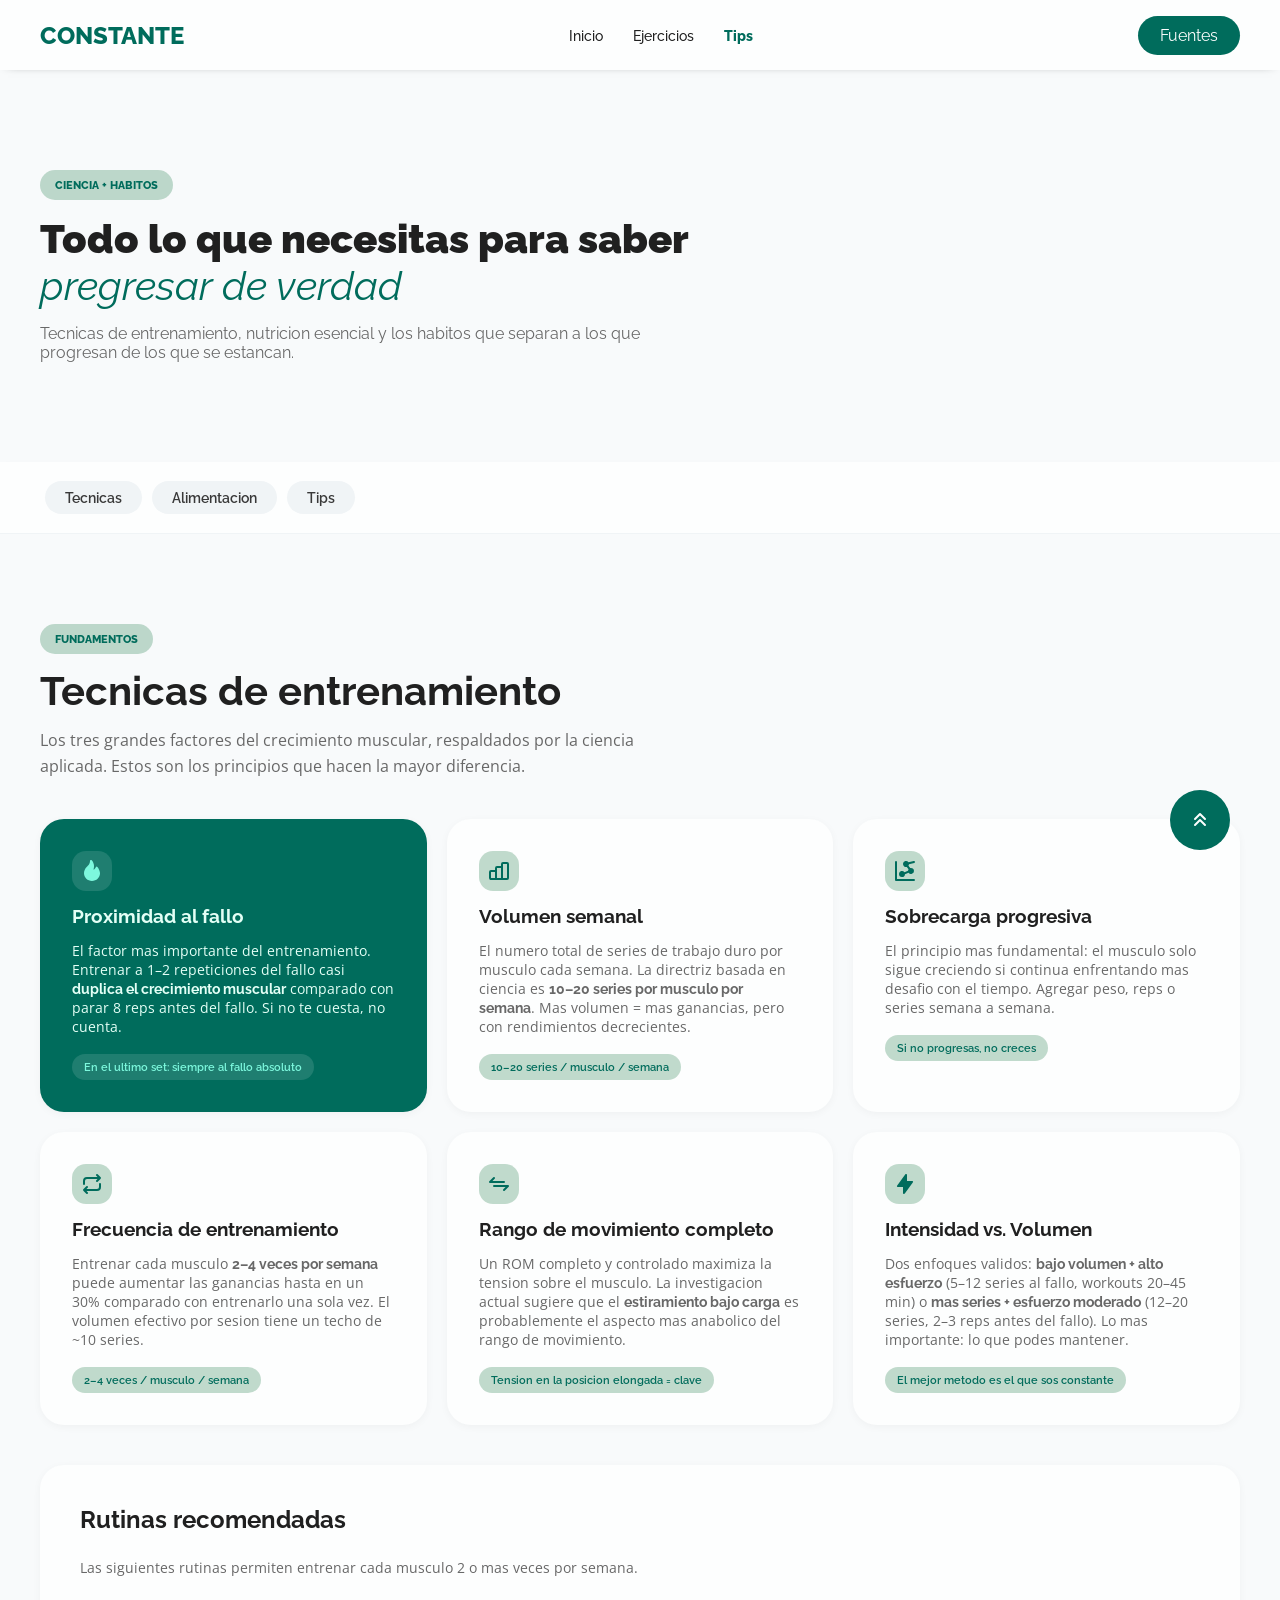
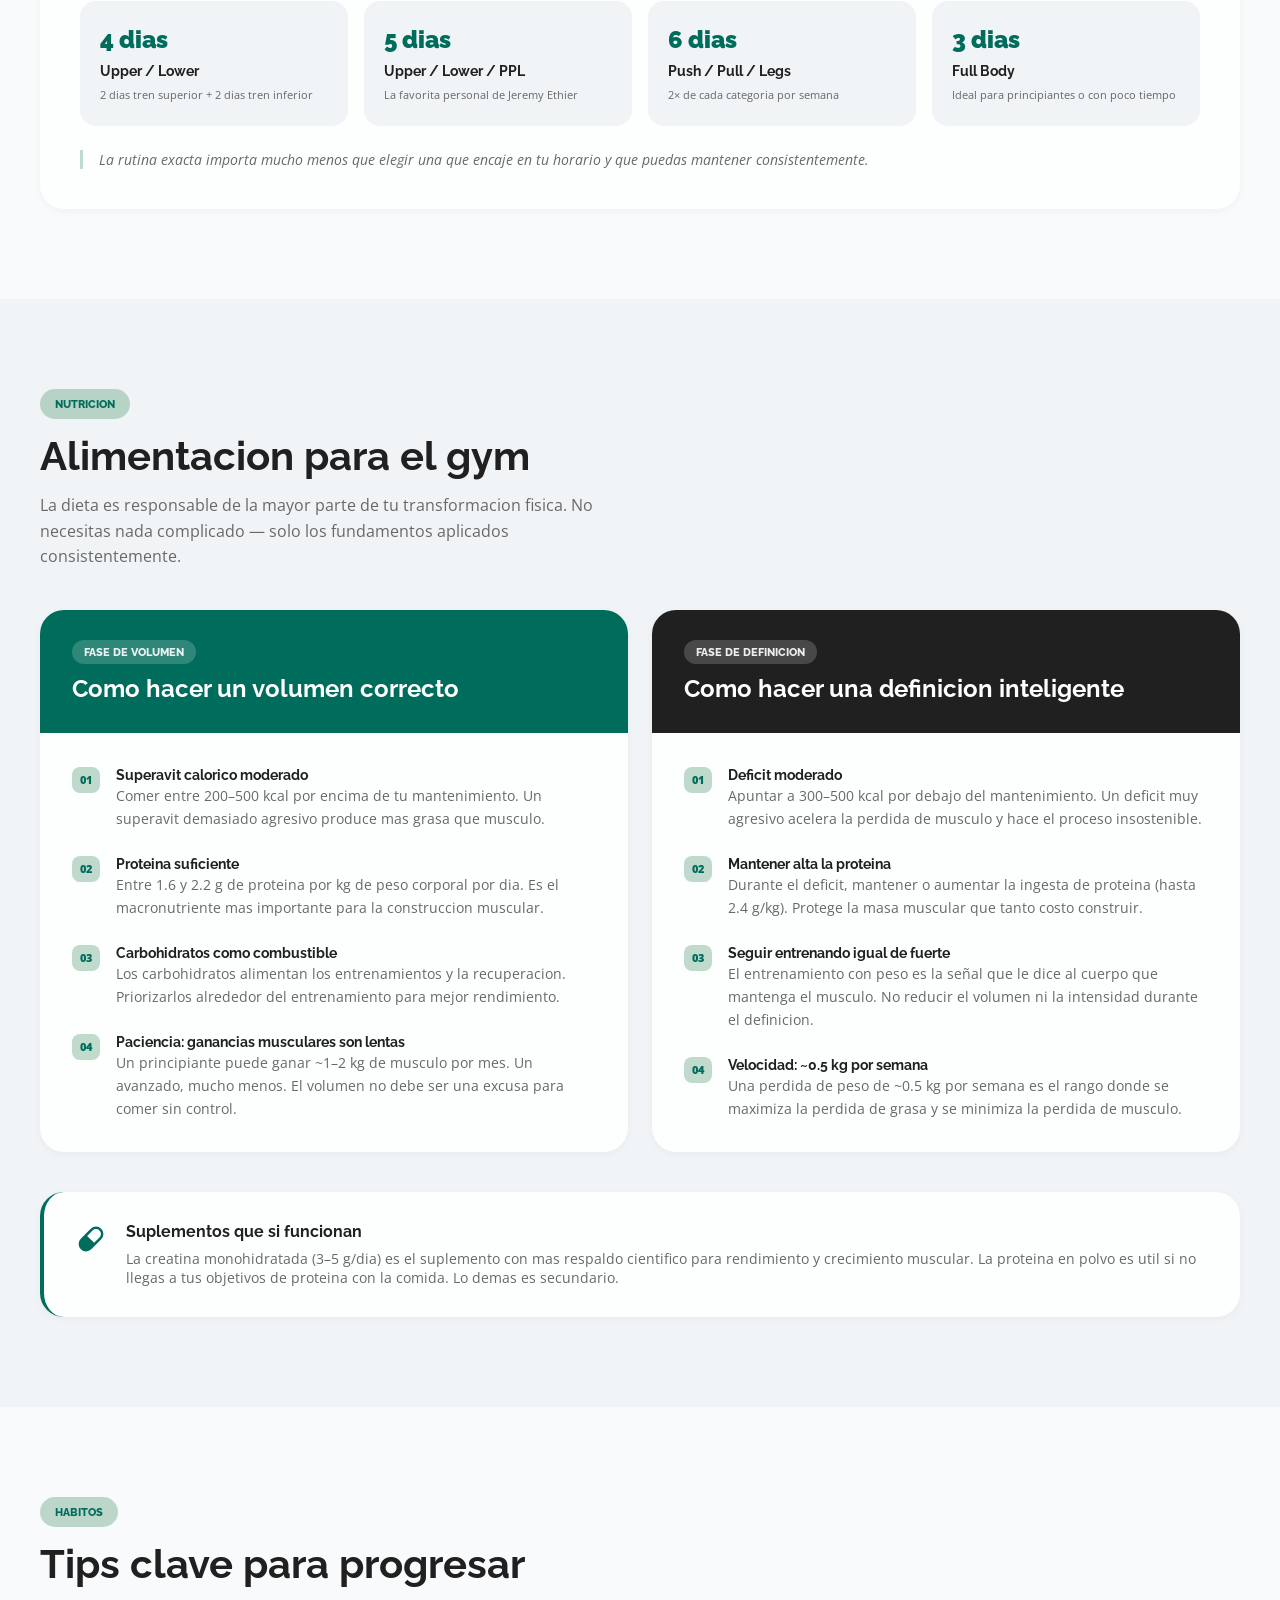
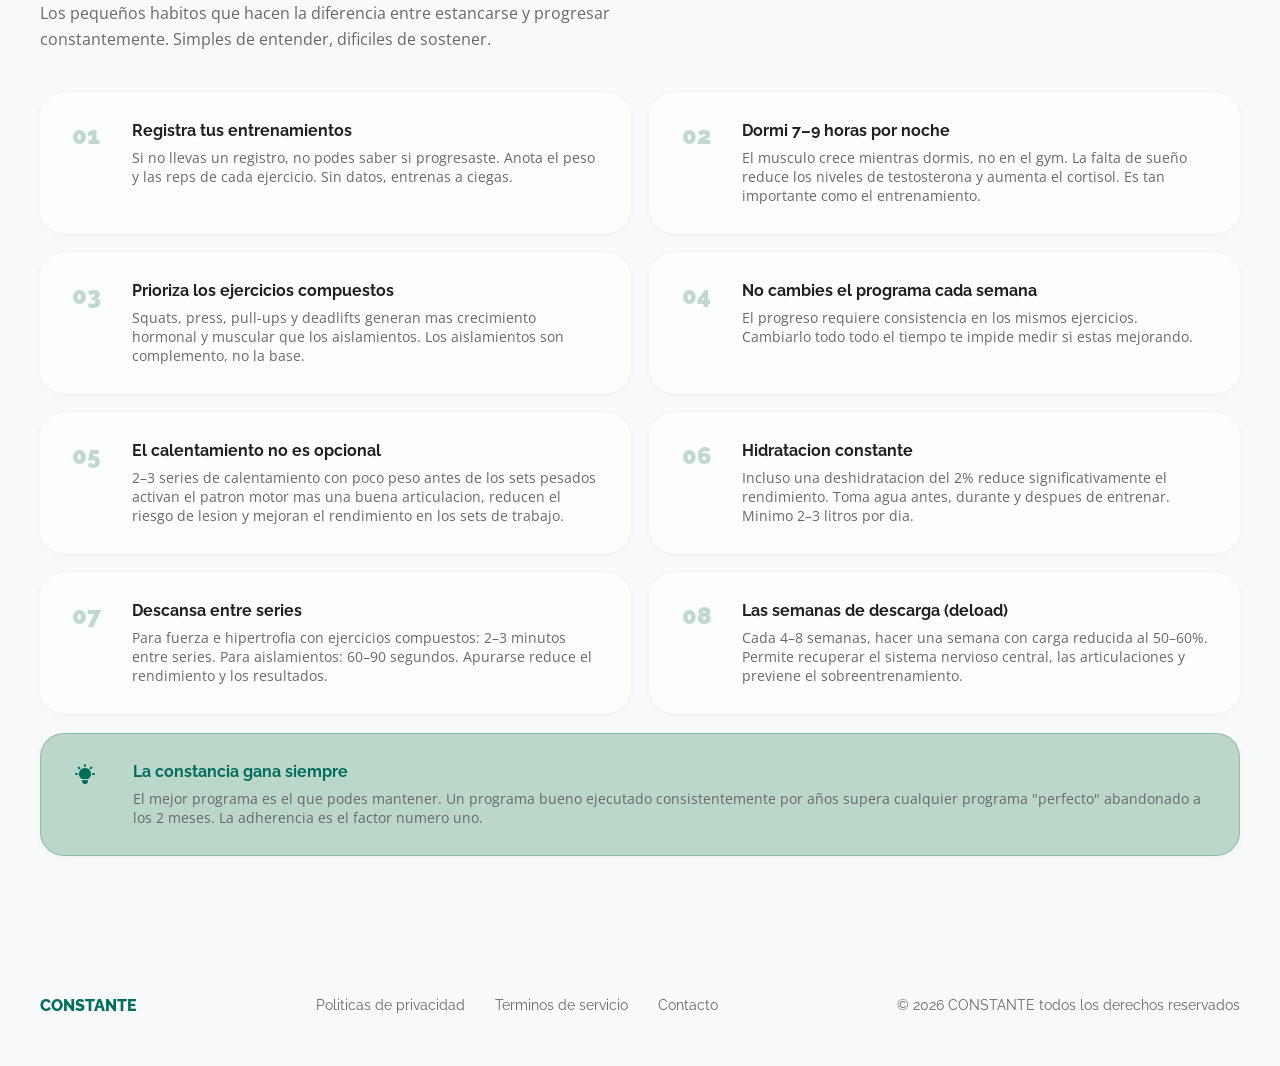
<file: html/tips.html>
﻿<!DOCTYPE html>
<html lang="en">
<head>
    <meta charset="UTF-8">
    <meta name="viewport" content="width=device-width, initial-scale=1.0">
    <title>CONSTANTE - Tips</title>
    <link rel="stylesheet" href="../css/style.css">
    <link rel="stylesheet" href="../css/header.css">
    <link rel="stylesheet" href="../css/footer.css">
    <link rel="stylesheet" href="../css/tips.css">
</head>
<body>
    <header>
        <div class="headerPC">
            <a href="../index.html">
                <h1>CONSTANTE</h1>
            </a>
            <div class="menu">
                <a href="../index.html" class="active-chico">Inicio</a>
                <a href="ejercicios.html" class="active-chico">Ejercicios</a>
                <a href="tips.html" class="active-chico aqui">Tips</a>
            </div>
            <a href="https://github.com/Recamm/GYM-Info" target="_blank" rel="noopener" rel="noreferrer" class="unetenos active-chico">Fuentes</a>
        </div>
    </header>
    <main>
        <div class="main">
            <!-- INTRODUCCION TIPS -->
            <section class="titulo-tips" id="navegacion">
                <div class="seccion-titulo width-main-set">
                    <p class="tag">CIENCIA + HABITOS</p>
                    <h1 class="titulo">Todo lo que necesitas para saber <br> <span class="texto-resaltado-verde">pregresar de verdad</span></h1>
                    <p class="descripcion">Tecnicas de entrenamiento, nutricion esencial y los habitos que separan a los que progresan de los que se estancan.</p>
                </div>
            </section>

            <!-- MENU DE NAVEGACION POR SECCION -->
            <section class="navegacion-en-pagina">
                <div class="navegacion-en-pagina-contenido">
                    <a href="#tecnicas" class="opcion active-chico">Tecnicas</a>
                    <a href="#alimentacion" class="opcion active-chico">Alimentacion</a>
                    <a href="#tips" class="opcion active-chico">Tips</a>
                </div>
            </section>

            <a href="#navegacion" class="volver-navegacion">
                <svg xmlns="http://www.w3.org/2000/svg" width="24" height="24" viewBox="0 0 24 24" fill="none" stroke="currentColor" stroke-width="2" stroke-linecap="round" stroke-linejoin="round" class="icon icon-tabler icons-tabler-outline icon-tabler-chevrons-up"><path stroke="none" d="M0 0h24v24H0z" fill="none" /><path d="M7 11l5 -5l5 5" /><path d="M7 17l5 -5l5 5" /></svg>
            </a>

            <!-- TECNICAS -->
            <section class="tecnicas" id="tecnicas">
                <div class="tecnicas-contenido">
                    <div class="presentacion">
                        <div class="tag">FUNDAMENTOS</div>
                        <h2>Tecnicas de entrenamiento</h2>
                        <p class="descripcion-presentacion">Los tres grandes factores del crecimiento muscular, respaldados por la ciencia aplicada. Estos son los principios que hacen la mayor diferencia.</p>
                    </div>
                    <div class="tecnicas-grid">
                        <div class="tecnica-card tecnica-card-resaltado hover-up-shadow-items">
                            <div class="tecnica-icono">
                                <svg xmlns="http://www.w3.org/2000/svg" width="24" height="24" viewBox="0 0 24 24" fill="currentColor" class="icon icon-tabler icons-tabler-filled icon-tabler-flame"><path stroke="none" d="M0 0h24v24H0z" fill="none" /><path d="M10 2c0 -.88 1.056 -1.331 1.692 -.722c1.958 1.876 3.096 5.995 1.75 9.12l-.08 .174l.012 .003c.625 .133 1.203 -.43 2.303 -2.173l.14 -.224a1 1 0 0 1 1.582 -.153c1.334 1.435 2.601 4.377 2.601 6.27c0 4.265 -3.591 7.705 -8 7.705s-8 -3.44 -8 -7.706c0 -2.252 1.022 -4.716 2.632 -6.301l.605 -.589c.241 -.236 .434 -.43 .618 -.624c1.43 -1.512 2.145 -2.924 2.145 -4.78" /></svg>
                            </div>
                            <h3>Proximidad al fallo</h3>
                            <p>El factor mas importante del entrenamiento. Entrenar a 1–2 repeticiones del fallo casi <strong>duplica el crecimiento muscular</strong> comparado con parar 8 reps antes del fallo. Si no te cuesta, no cuenta.</p>
                            <div class="tecnica-tip">En el ultimo set: siempre al fallo absoluto</div>
                        </div>
                        <div class="tecnica-card hover-up-shadow-items">
                            <div class="tecnica-icono">
                                <svg xmlns="http://www.w3.org/2000/svg" width="24" height="24" viewBox="0 0 24 24" fill="none" stroke="currentColor" stroke-width="2" stroke-linecap="round" stroke-linejoin="round" class="icon icon-tabler icons-tabler-outline icon-tabler-chart-bar-popular"><path stroke="none" d="M0 0h24v24H0z" fill="none" /><path d="M3 13a1 1 0 0 1 1 -1h4a1 1 0 0 1 1 1v6a1 1 0 0 1 -1 1h-4a1 1 0 0 1 -1 -1l0 -6" /><path d="M9 9a1 1 0 0 1 1 -1h4a1 1 0 0 1 1 1v10a1 1 0 0 1 -1 1h-4a1 1 0 0 1 -1 -1l0 -10" /><path d="M15 5a1 1 0 0 1 1 -1h4a1 1 0 0 1 1 1v14a1 1 0 0 1 -1 1h-4a1 1 0 0 1 -1 -1l0 -14" /><path d="M4 20h14" /></svg>
                            </div>
                            <h3>Volumen semanal</h3>
                            <p>El numero total de series de trabajo duro por musculo cada semana. La directriz basada en ciencia es <strong>10–20 series por musculo por semana</strong>. Mas volumen = mas ganancias, pero con rendimientos decrecientes.</p>
                            <div class="tecnica-tip">10–20 series / musculo / semana</div>
                        </div>
                        <div class="tecnica-card hover-up-shadow-items">
                            <div class="tecnica-icono">
                                <svg xmlns="http://www.w3.org/2000/svg" width="24" height="24" viewBox="0 0 24 24" fill="currentColor" class="icon icon-tabler icons-tabler-filled icon-tabler-chart-dots-2"><path stroke="none" d="M0 0h24v24H0z" fill="none" /><path d="M3 2a1 1 0 0 1 1 1v17h17a1 1 0 0 1 .993 .883l.007 .117a1 1 0 0 1 -1 1h-18a1 1 0 0 1 -1 -1v-18a1 1 0 0 1 1 -1m18.97 .757a1 1 0 0 1 -.727 1.213l-5.256 1.314a3 3 0 0 1 -.55 1.465l1.768 2.358a3.003 3.003 0 0 1 3.795 2.893a3 3 0 0 1 -5.436 1.751l-3.57 1.428a3 3 0 0 1 -5.994 -.179l.005 -.176a3 3 0 0 1 5.43 -1.576l3.57 -1.428l.015 -.17c.06 -.518 .253 -.996 .542 -1.4l-1.767 -2.357a3.003 3.003 0 0 1 -3.795 -2.893l.005 -.176a3 3 0 0 1 5.497 -1.48l5.255 -1.314a1 1 0 0 1 1.213 .727" /></svg>
                            </div>
                            <h3>Sobrecarga progresiva</h3>
                            <p>El principio mas fundamental: el musculo solo sigue creciendo si continua enfrentando mas desafio con el tiempo. Agregar peso, reps o series semana a semana.</p>
                            <div class="tecnica-tip">Si no progresas, no creces</div>
                        </div>
                        <div class="tecnica-card hover-up-shadow-items">
                            <div class="tecnica-icono">
                                <svg xmlns="http://www.w3.org/2000/svg" width="24" height="24" viewBox="0 0 24 24" fill="none" stroke="currentColor" stroke-width="2" stroke-linecap="round" stroke-linejoin="round" class="icon icon-tabler icons-tabler-outline icon-tabler-repeat"><path stroke="none" d="M0 0h24v24H0z" fill="none" /><path d="M4 12v-3a3 3 0 0 1 3 -3h13m-3 -3l3 3l-3 3" /><path d="M20 12v3a3 3 0 0 1 -3 3h-13m3 3l-3 -3l3 -3" /></svg>
                            </div>
                            <h3>Frecuencia de entrenamiento</h3>
                            <p>Entrenar cada musculo <strong>2–4 veces por semana</strong> puede aumentar las ganancias hasta en un 30% comparado con entrenarlo una sola vez. El volumen efectivo por sesion tiene un techo de ~10 series.</p>
                            <div class="tecnica-tip">2–4 veces / musculo / semana</div>
                        </div>
                        <div class="tecnica-card hover-up-shadow-items">
                            <div class="tecnica-icono">
                                <svg xmlns="http://www.w3.org/2000/svg" width="24" height="24" viewBox="0 0 24 24" fill="none" stroke="currentColor" stroke-width="2" stroke-linecap="round" stroke-linejoin="round" class="icon icon-tabler icons-tabler-outline icon-tabler-arrows-exchange-2"><path stroke="none" d="M0 0h24v24H0z" fill="none" /><path d="M17 10h-14l4 -4" /><path d="M7 14h14l-4 4" /></svg>
                            </div>
                            <h3>Rango de movimiento completo</h3>
                            <p>Un ROM completo y controlado maximiza la tension sobre el musculo. La investigacion actual sugiere que el <strong>estiramiento bajo carga</strong> es probablemente el aspecto mas anabolico del rango de movimiento.</p>
                            <div class="tecnica-tip">Tension en la posicion elongada = clave</div>
                        </div>
                        <div class="tecnica-card hover-up-shadow-items">
                            <div class="tecnica-icono">
                                <svg xmlns="http://www.w3.org/2000/svg" width="24" height="24" viewBox="0 0 24 24" fill="currentColor" class="icon icon-tabler icons-tabler-filled icon-tabler-bolt"><path stroke="none" d="M0 0h24v24H0z" fill="none" /><path d="M13 2l.018 .001l.016 .001l.083 .005l.011 .002h.011l.038 .009l.052 .008l.016 .006l.011 .001l.029 .011l.052 .014l.019 .009l.015 .004l.028 .014l.04 .017l.021 .012l.022 .01l.023 .015l.031 .017l.034 .024l.018 .011l.013 .012l.024 .017l.038 .034l.022 .017l.008 .01l.014 .012l.036 .041l.026 .027l.006 .009c.12 .147 .196 .322 .218 .513l.001 .012l.002 .041l.004 .064v6h5a1 1 0 0 1 .868 1.497l-.06 .091l-8 11c-.568 .783 -1.808 .38 -1.808 -.588v-6h-5a1 1 0 0 1 -.868 -1.497l.06 -.091l8 -11l.01 -.013l.018 -.024l.033 -.038l.018 -.022l.009 -.008l.013 -.014l.04 -.036l.028 -.026l.008 -.006a1 1 0 0 1 .402 -.199l.011 -.001l.027 -.005l.074 -.013l.011 -.001l.041 -.002z" /></svg>
                            </div>
                            <h3>Intensidad vs. Volumen</h3>
                            <p>Dos enfoques validos: <strong>bajo volumen + alto esfuerzo</strong> (5–12 series al fallo, workouts 20–45 min) o <strong>mas series + esfuerzo moderado</strong> (12–20 series, 2–3 reps antes del fallo). Lo mas importante: lo que podes mantener.</p>
                            <div class="tecnica-tip">El mejor metodo es el que sos constante</div>
                        </div>
                    </div>

                    <div class="rutinas-bloque">
                        <h3>Rutinas recomendadas</h3>
                        <p class="rutina-descripcion">Las siguientes rutinas permiten entrenar cada musculo 2 o mas veces por semana.</p>
                        <div class="rutinas-grid">
                            <div class="rutina-item">
                                <div class="rutina-dias">4 dias</div>
                                <div class="rutina-nombre">Upper / Lower</div>
                                <div class="rutina-info">2 dias tren superior + 2 dias tren inferior</div>
                            </div>
                            <div class="rutina-item">
                                <div class="rutina-dias">5 dias</div>
                                <div class="rutina-nombre">Upper / Lower / PPL</div>
                                <div class="rutina-info">La favorita personal de Jeremy Ethier</div>
                            </div>
                            <div class="rutina-item">
                                <div class="rutina-dias">6 dias</div>
                                <div class="rutina-nombre">Push / Pull / Legs</div>
                                <div class="rutina-info">2× de cada categoria por semana</div>
                            </div>
                            <div class="rutina-item">
                                <div class="rutina-dias">3 dias</div>
                                <div class="rutina-nombre">Full Body</div>
                                <div class="rutina-info">Ideal para principiantes o con poco tiempo</div>
                            </div>
                        </div>
                        <p class="rutina-nota">La rutina exacta importa mucho menos que elegir una que encaje en tu horario y que puedas mantener consistentemente.</p>
                    </div>
                </div>
            </section>

            <!-- ALIMENTACION -->
            <section class="alimentacion-seccion" id="alimentacion">
                <div class="alimentacion-seccion-contenedor">
                    <div class="presentacion">
                        <p class="tag">NUTRICION</p>
                        <h2>Alimentacion para el gym</h2>
                        <p class="descripcion-presentacion">La dieta es responsable de la mayor parte de tu transformacion fisica. No necesitas nada complicado — solo los fundamentos aplicados consistentemente.</p>
                    </div>
                    <div class="alimentacion-grid">

                        <!-- VOLUMEN -->
                        <div class="alimentacion-card">
                            <div class="alimentacion-titulo alimentacion-titulo-volumen">
                                <p class="tag-alimentacion">FASE DE VOLUMEN</p>
                                <h3>Como hacer un volumen correcto</h3>
                            </div>
                            <div class="alimentacion-cuerpo">
                                <div class="alim-punto">
                                    <p class="alim-num">01</p>
                                    <div>
                                        <strong>Superavit calorico moderado</strong>
                                        <p>Comer entre 200–500 kcal por encima de tu mantenimiento. Un superavit demasiado agresivo produce mas grasa que musculo.</p>
                                    </div>
                                </div>
                                <div class="alim-punto">
                                    <p class="alim-num">02</p>
                                    <div>
                                        <strong>Proteina suficiente</strong>
                                        <p>Entre 1.6 y 2.2 g de proteina por kg de peso corporal por dia. Es el macronutriente mas importante para la construccion muscular.</p>
                                    </div>
                                </div>
                                <div class="alim-punto">
                                    <p class="alim-num">03</p>
                                    <div>
                                        <strong>Carbohidratos como combustible</strong>
                                        <p>Los carbohidratos alimentan los entrenamientos y la recuperacion. Priorizarlos alrededor del entrenamiento para mejor rendimiento.</p>
                                    </div>
                                </div>
                                <div class="alim-punto">
                                    <p class="alim-num">04</p>
                                    <div>
                                        <strong>Paciencia: ganancias musculares son lentas</strong>
                                        <p>Un principiante puede ganar ~1–2 kg de musculo por mes. Un avanzado, mucho menos. El volumen no debe ser una excusa para comer sin control.</p>
                                    </div>
                                </div>
                            </div>
                        </div>

                        <!-- DEFINICION -->
                        <div class="alimentacion-card">
                            <div class="alimentacion-titulo alimentacion-titulo-definicion">
                                <p class="tag-alimentacion">FASE DE DEFINICION</p>
                                <h3>Como hacer una definicion inteligente</h3>
                            </div>
                            <div class="alimentacion-cuerpo">
                                <div class="alim-punto">
                                    <p class="alim-num">01</p>
                                    <div>
                                        <strong>Deficit moderado</strong>
                                        <p>Apuntar a 300–500 kcal por debajo del mantenimiento. Un deficit muy agresivo acelera la perdida de musculo y hace el proceso insostenible.</p>
                                    </div>
                                </div>
                                <div class="alim-punto">
                                    <p class="alim-num">02</p>
                                    <div>
                                        <strong>Mantener alta la proteina</strong>
                                        <p>Durante el deficit, mantener o aumentar la ingesta de proteina (hasta 2.4 g/kg). Protege la masa muscular que tanto costo construir.</p>
                                    </div>
                                </div>
                                <div class="alim-punto">
                                    <p class="alim-num">03</p>
                                    <div>
                                        <strong>Seguir entrenando igual de fuerte</strong>
                                        <p>El entrenamiento con peso es la señal que le dice al cuerpo que mantenga el musculo. No reducir el volumen ni la intensidad durante el definicion.</p>
                                    </div>
                                </div>
                                <div class="alim-punto">
                                    <p class="alim-num">04</p>
                                    <div>
                                        <strong>Velocidad: ~0.5 kg por semana</strong>
                                        <p>Una perdida de peso de ~0.5 kg por semana es el rango donde se maximiza la perdida de grasa y se minimiza la perdida de musculo.</p>
                                    </div>
                                </div>
                            </div>
                        </div>

                    </div>

                    <!-- Nota de suplementos -->
                    <div class="suplementos-nota">
                        <div class="sup-icon">
                            <svg xmlns="http://www.w3.org/2000/svg" width="24" height="24" viewBox="0 0 24 24" fill="currentColor" class="icon icon-tabler icons-tabler-filled icon-tabler-pill"><path stroke="none" d="M0 0h24v24H0z" fill="none" /><path d="M20.207 3.793a5.95 5.95 0 0 1 0 8.414l-8 8a5.95 5.95 0 0 1 -8.414 -8.414l8 -8a5.95 5.95 0 0 1 8.414 0m-7 1.414l-4.294 4.293l5.586 5.586l4.294 -4.292a3.95 3.95 0 1 0 -5.586 -5.586" /></svg>
                        </div>
                        <div class="sup-text">
                            <strong>Suplementos que si funcionan</strong>
                            <p>La creatina monohidratada (3–5 g/dia) es el suplemento con mas respaldo cientifico para rendimiento y crecimiento muscular. La proteina en polvo es util si no llegas a tus objetivos de proteina con la comida. Lo demas es secundario.</p>
                        </div>
                    </div>
                </div>
            </section>


            <!-- TIPS -->
            <section class="tips" id="tips">
                <div class="tips-contenido">
                    <div class="presentacion">
                        <div class="tag">HABITOS</div>
                        <h2>Tips clave para progresar</h2>
                        <p class="descripcion-presentacion">Los pequeños habitos que hacen la diferencia entre estancarse y progresar constantemente. Simples de entender, dificiles de sostener.</p>
                    </div>
                    <div class="tips-grid">
                        <div class="tip-item hover-up-shadow-items">
                            <div class="tip-num">01</div>
                            <div class="tip-contenido">
                                <h4>Registra tus entrenamientos</h4>
                                <p>Si no llevas un registro, no podes saber si progresaste. Anota el peso y las reps de cada ejercicio. Sin datos, entrenas a ciegas.</p>
                            </div>
                        </div>
                        <div class="tip-item hover-up-shadow-items">
                            <div class="tip-num">02</div>
                            <div class="tip-contenido">
                                <h4>Dormi 7–9 horas por noche</h4>
                                <p>El musculo crece mientras dormis, no en el gym. La falta de sueño reduce los niveles de testosterona y aumenta el cortisol. Es tan importante como el entrenamiento.</p>
                            </div>
                        </div>
                        <div class="tip-item hover-up-shadow-items">
                            <div class="tip-num">03</div>
                            <div class="tip-contenido">
                                <h4>Prioriza los ejercicios compuestos</h4>
                                <p>Squats, press, pull-ups y deadlifts generan mas crecimiento hormonal y muscular que los aislamientos. Los aislamientos son complemento, no la base.</p>
                            </div>
                        </div>
                        <div class="tip-item hover-up-shadow-items">
                            <div class="tip-num">04</div>
                            <div class="tip-contenido">
                                <h4>No cambies el programa cada semana</h4>
                                <p>El progreso requiere consistencia en los mismos ejercicios. Cambiarlo todo todo el tiempo te impide medir si estas mejorando.</p>
                            </div>
                        </div>
                        <div class="tip-item hover-up-shadow-items">
                            <div class="tip-num">05</div>
                            <div class="tip-contenido">
                                <h4>El calentamiento no es opcional</h4>
                                <p>2–3 series de calentamiento con poco peso antes de los sets pesados activan el patron motor mas una buena articulacion, reducen el riesgo de lesion y mejoran el rendimiento en los sets de trabajo.</p>
                            </div>
                        </div>
                        <div class="tip-item hover-up-shadow-items">
                            <div class="tip-num">06</div>
                            <div class="tip-contenido">
                                <h4>Hidratacion constante</h4>
                                <p>Incluso una deshidratacion del 2% reduce significativamente el rendimiento. Toma agua antes, durante y despues de entrenar. Minimo 2–3 litros por dia.</p>
                            </div>
                        </div>
                        <div class="tip-item hover-up-shadow-items">
                            <div class="tip-num">07</div>
                            <div class="tip-contenido">
                                <h4>Descansa entre series</h4>
                                <p>Para fuerza e hipertrofia con ejercicios compuestos: 2–3 minutos entre series. Para aislamientos: 60–90 segundos. Apurarse reduce el rendimiento y los resultados.</p>
                            </div>
                        </div>
                        <div class="tip-item hover-up-shadow-items">
                            <div class="tip-num">08</div>
                            <div class="tip-contenido">
                                <h4>Las semanas de descarga (deload)</h4>
                                <p>Cada 4–8 semanas, hacer una semana con carga reducida al 50–60%. Permite recuperar el sistema nervioso central, las articulaciones y previene el sobreentrenamiento.</p>
                            </div>
                        </div>
                        <div class="tip-item tip-item-resaltado hover-up-shadow-items">
                            <div class="tip-num">
                                <svg xmlns="http://www.w3.org/2000/svg" width="24" height="24" viewBox="0 0 24 24" fill="currentColor" class="icon icon-tabler icons-tabler-filled icon-tabler-bulb"><path stroke="none" d="M0 0h24v24H0z" fill="none" /><path d="M4 11a1 1 0 0 1 .117 1.993l-.117 .007h-1a1 1 0 0 1 -.117 -1.993l.117 -.007h1z" /><path d="M12 2a1 1 0 0 1 .993 .883l.007 .117v1a1 1 0 0 1 -1.993 .117l-.007 -.117v-1a1 1 0 0 1 1 -1z" /><path d="M21 11a1 1 0 0 1 .117 1.993l-.117 .007h-1a1 1 0 0 1 -.117 -1.993l.117 -.007h1z" /><path d="M4.893 4.893a1 1 0 0 1 1.32 -.083l.094 .083l.7 .7a1 1 0 0 1 -1.32 1.497l-.094 -.083l-.7 -.7a1 1 0 0 1 0 -1.414z" /><path d="M17.693 4.893a1 1 0 0 1 1.497 1.32l-.083 .094l-.7 .7a1 1 0 0 1 -1.497 -1.32l.083 -.094l.7 -.7z" /><path d="M14 18a1 1 0 0 1 1 1a3 3 0 0 1 -6 0a1 1 0 0 1 .883 -.993l.117 -.007h4z" /><path d="M12 6a6 6 0 0 1 3.6 10.8a1 1 0 0 1 -.471 .192l-.129 .008h-6a1 1 0 0 1 -.6 -.2a6 6 0 0 1 3.6 -10.8z" /></svg>
                            </div>
                            <div class="tip-contenido">
                                <h4>La constancia gana siempre</h4>
                                <p>El mejor programa es el que podes mantener. Un programa bueno ejecutado consistentemente por años supera cualquier programa "perfecto" abandonado a los 2 meses. La adherencia es el factor numero uno.</p>
                            </div>
                        </div>
                    </div>
                </div>
            </section>

        </div>
    </main>
    <footer>
        <div class="footer">
            <p class="logo">CONSTANTE</p>
            <div class="footer-links">
                <a href="#">Politicas de privacidad</a>
                <a href="#">Terminos de servicio</a>
                <a href="#">Contacto</a>
            </div>
            <p class="copy">© 2026 CONSTANTE todos los derechos reservados</p>
        </div>
    </footer>
</body>
</html>
</file>
<file: css/style.css>
@import url('https://fonts.googleapis.com/css2?family=Inter:ital,opsz,wght@0,14..32,100..900;1,14..32,100..900&display=swap');
@import url('https://fonts.googleapis.com/css2?family=Inter:ital,opsz,wght@0,14..32,100..900;1,14..32,100..900&family=Open+Sans:ital,wght@0,300..800;1,300..800&display=swap');
@import url('https://fonts.googleapis.com/css2?family=Inter:ital,opsz,wght@0,14..32,100..900;1,14..32,100..900&family=Open+Sans:ital,wght@0,300..800;1,300..800&family=Rubik:ital,wght@0,300..900;1,300..900&display=swap');
@import url('https://fonts.googleapis.com/css2?family=Raleway:ital,wght@0,100..900;1,100..900&display=swap');

:root {
    --color-w: #fdfefe;
    --color-bk-1: #f8fafb;
    --color-bk-2: #f0f4f6;
    --color-bk-transparente: rgba(0, 0, 0, 0.05);
    --color-b: black;
    --color-grey: rgb(32, 32, 32);
    --color-grey-2: rgb(57, 57, 57);
    --color-muted: rgb(104, 104, 104);
    --color-shadow: rgba(0, 0, 0, 0.3);
    --color-shadow-lighter: rgba(0, 0, 0, 0.041);
    --color-dark-green: #006c5c;
    --color-dark-green-contraste: #7df8dd;
    --color-light-green: #0d9488;
    --color-light-green-2: #e3fff6;
    --color-dark-green-opacity: #006c313e;
    --color-light-green-opacity: #0d94896a;
    --color-yellow: #fff4cc;
    --color-gold: #8a6400;

    --color-tier-S-top: #8a6400;
    --color-tier-S: #006c5c;
    --color-tier-A: #0d6994;

    --color-tier-S-top-bg: #ffc80049;
    --color-tier-S-bg: #006c3148;
    --color-tier-A-bg: #0d6e9454;

    --font-family: "Inter", sans-serif;
    --font-family-text: "Open Sans", sans-serif;
    --font-family-title: "Raleway", sans-serif;
    --font-size-tiny: .9rem;
    --font-size-tiny-2: .7rem;
    --font-size: 1rem;
    --font-size-almost-semititle: 1.2rem;
    --font-size-semititle: 1.5rem;
    --font-size-subtitle: 2.5rem;
    --font-size-title: 4.5rem;
    --font-weight-normal: 400;
    --font-weight-semibold: 600;
    --font-weight-almost-bold: 700;
    --font-weight-bold: 800;
    --font-weight-extrabold: 900;

    --header-raw-height: 40px;
    --header-padding-updown: 15px;
    --header-padding-sides: 20px;
    --header-height: calc(var(--header-raw-height) + var(--header-padding-updown) * 2);
    --width-page: 1400px;

    --short-transition: .3s;
    --mini-transition: .2s;

    /* Titulos paginas */
    --padding-titulo: 100px;

    /* Titulos secciones */
    --padding-titulo-seccion: 60px;
}

* {
    margin: 0;
    padding: 0;
    box-sizing: border-box;
    font-family: var(--font-family-title);
}

html {
  scroll-behavior: smooth;
}

/* ---------------------------------------------------------------------------------- */
/* DEFAULT STYLES */
/* ---------------------------------------------------------------------------------- */

.width-main-set {
    width: var(--width-page);
}

main {
    background-color: var(--color-bk-1);
    width: 100%;
    display: flex;
    flex-direction: column;
    align-items: center;
}

.main {
    /* width: var(--width-page); */
    width: 100%;
    display: flex;
    flex-direction: column;
    align-items: center;
    margin-top: var(--header-height);
}

/* ---------------------------------------------------------------------------------- */
/* EFECTOS */
/* ---------------------------------------------------------------------------------- */
.hover-up-shadow {
    transition: var(--short-transition);

    &:hover {
        transform: translateY(-2px);
        box-shadow: 0 4px 8px var(--color-shadow);
    }
}

.hover-up-shadow-items {
    transition: var(--short-transition);

    &:hover {
        transform: translateY(-5px);
        box-shadow: 0 4px 8px var(--color-shadow);
    }
}

.active-chico {
    transition: var(--mini-transition);

    &:active {
        transform: scale(0.96);
    }
}

.aqui {
    color: var(--color-dark-green) !important;
    font-weight: var(--font-weight-bold) !important;
}


/* ---------------------------------------------------------------------------------- */
/* ESTILOS COMPARTIDOS */
/* ---------------------------------------------------------------------------------- */
.tag {
    background-color: var(--color-dark-green-opacity);
    padding: 8px 15px;
    border-radius: 100px;

    font-weight: var(--font-weight-bold);
    font-size: var(--font-size-tiny-2);
    color: var(--color-dark-green);

    display: inline-block;
    width: fit-content;
}

.texto-resaltado-verde {
    color: var(--color-dark-green);
    font-weight: var(--font-weight-normal);
    font-style: italic;
}

.seccion-titulo {
    display: flex;
    flex-direction: column;
    gap: 15px;

    /* width: var(--width-page); */

    .titulo {
        font-size: var(--font-size-subtitle);
        font-weight: var(--font-weight-extrabold);
        color: var(--color-grey);
    }

    .descripcion {
        color: var(--color-muted);
        font-size: var(--font-size);
        width: 50%;
    }
}

.presentacion {
    display: flex;
    flex-direction: column;
    gap: 14px;

    > h2 {
        font-size: var(--font-size-subtitle);
        font-weight: var(--font-weight-almost-bold);
        color: var(--color-grey);
        line-height: 1.15;
    }

    .descripcion-presentacion {
        font-family: var(--font-family-text);
        font-size: var(--font-size);
        color: var(--color-muted);
        line-height: 1.6;
        max-width: 50%;
    }
}

.volver-navegacion {
    background-color: var(--color-dark-green);
    border-radius: 100px;

    width: 60px;
    height: 60px;
    
    display: flex;
    justify-content: center;
    align-items: center;

    position: fixed;
    bottom: 0;
    right: 0;
    margin: 50px;
    
    svg {
        color: var(--color-w);
    }
}

.navegacion-en-pagina {
    display: flex;
    justify-content: center;
    width: 100%;

    padding: 5px;

    background-color: var(--color-w);
    border-bottom: 1px solid var(--color-bk-2);
    box-shadow: 0 2px 12px -4px var(--color-shadow-lighter);

    .navegacion-en-pagina-contenido {
        width: var(--width-page);
        display: flex;
        gap: 10px;
        padding: 14px 0;

        .opcion {
            all: unset;
            cursor: pointer;

            padding: 8px 20px;
            border-radius: 100px;

            font-size: var(--font-size-tiny);
            font-weight: var(--font-weight-semibold);

            color: var(--color-grey-2);
            background-color: var(--color-bk-2);

            transition: var(--short-transition);

            &:hover {
                background-color: var(--color-dark-green-opacity);
                color: var(--color-dark-green);
            }
        }
    }
}


/* OPCION SCROLLEABLE ABAJO DEL HEADER */
/* .navegacion-en-pagina {
    display: flex;
    justify-content: center;
    width: 100%;

    position: sticky;
    top: var(--header-height);
    z-index: 10;

    padding: 5px;

    background-color: var(--color-w);
    border-bottom: 1px solid var(--color-bk-2);
    box-shadow: 0 2px 12px -4px var(--color-shadow-lighter);

    .navegacion-en-pagina-contenido {
        width: var(--width-page);
        display: flex;
        gap: 10px;
        padding: 14px 0;

        .opcion {
            all: unset;
            cursor: pointer;

            padding: 8px 20px;
            border-radius: 100px;

            font-size: var(--font-size-tiny);
            font-weight: var(--font-weight-semibold);

            color: var(--color-grey-2);
            background-color: var(--color-bk-2);

            transition: var(--short-transition);

            &:hover {
                background-color: var(--color-dark-green-opacity);
                color: var(--color-dark-green);
            }
        }
    }
} */



/* OPCION LATERAL */
/* 
.navegacion-en-pagina {
    display: flex;
    align-items: center;
    height: 100%;

    position: fixed;
    right: 0;
    top: 0;

    padding: 15px;

    border-bottom: 1px solid var(--color-bk-2);

    .navegacion-en-pagina-contenido {
        width: var(--width-page);
        display: flex;
        flex-direction: column;
        align-items: center;
        width: 70px;
        gap: 20px;
        padding: 14px 0;
        margin: 0 20px;

        .opcion {
            all: unset;
            cursor: pointer;
            
            display: flex;
            justify-content: center;
            width: 100%;

            padding: 8px 20px;
            border-radius: 100px;

            font-size: var(--font-size-tiny);
            font-weight: var(--font-weight-semibold);

            color: var(--color-grey-2);
            background-color: var(--color-bk-transparente);

            transition: var(--short-transition);

            &:hover {
                background-color: var(--color-dark-green-opacity);
                color: var(--color-dark-green);
            }
        }
    }
} */



/* RESPONSIVE */

/* TABLET */
@media (max-width: 1450px) {
    :root {
        --width-page: calc(100% - 80px);
    }
}

/* CELULAR */
@media (max-width: 768px) {
    :root {
        --width-page: calc(100% - 40px);
        --font-size-title: 2.6rem;
        --font-size-subtitle: 1.8rem;
        --font-size-semititle: 1.2rem;
        --header-height: 112px;
    }

    .seccion-titulo .descripcion {
        width: 100%;
    }

    .presentacion .descripcion-presentacion {
        max-width: 100%;
    }

    .navegacion-en-pagina-contenido {
        overflow-x: auto;
    }

    /* sacar la barra de scroll */
    .navegacion-en-pagina-contenido::-webkit-scrollbar {
        display: none;
    }

    .volver-navegacion {
        width: 48px;
        height: 48px;
        margin: 20px;
    }
}

/* MINI CELULAR */
@media (max-width: 480px) {
    :root {
        --font-size-title: 2rem;
        --font-size-subtitle: 1.5rem;
    }
}
</file>
<file: css/header.css>
header {
    width: 100%;
    display: flex;
    justify-content: center;
    box-shadow: 0px 1px 10px -8px var(--color-grey);
    position: fixed;
    background-color: var(--color-w);

    z-index: 1000;
}

.headerPC {
    width: var(--width-page);
    display: flex;
    justify-content: space-between;
    align-items: center;
    height: var(--header-height);
    padding: var(--header-padding);

    h1 {
        font-family: var(--font-family-title);
        color: var(--color-dark-green);
        font-size: var(--font-size-semititle);
        font-weight: var(--font-weight-bold);
    }
    
    a {
        all: unset;
        font-size: var(--font-size-tiny);
        font-weight: 500;
        cursor: pointer;
    }

    .menu {
        display: flex;
        gap: 30px;

        a {
            color: var(--color-grey);
            transition: var(--short-transition);

            &:hover {
                color: var(--color-light-green);
            }
        }
    }

    .unetenos {
        all: unset;
        background-color: var(--color-dark-green);
        display: flex;
        align-items: center;
        justify-content: center;
        padding: 10px 22px;
        border-radius: 200px;

        color: var(--color-w);
        font-weight: var(--font-weight-normal);

        transition: var(--mini-transition);

        cursor: pointer;

        &:hover {
            background-color: var(--color-light-green);
        }

        &:active {
            transform: scale(0.96);
        }
    }
}

/* RESPONSIVE */

/* TABLET */
@media (max-width: 1450px) {
    .headerPC {
        width: 100%;
        padding: 0 40px;
    }
}

/* CELULAR */
@media (max-width: 768px) {
    .headerPC {
        width: 100%;
        height: auto;
        flex-wrap: wrap;
        
        padding: 12px 20px;
    }

    .headerPC > a:first-child {
        flex: 1;
    }

    .headerPC .menu {
        order: 3;
        
        justify-content: center;
        gap: 24px;
        padding: 10px 0;
        width: 100%;

        border-top: 1px solid var(--color-bk-2);
        margin-top: 10px;
    }

    .headerPC .unetenos {
        padding: 8px 16px;
        font-size: var(--font-size-tiny-2);
    }
}
</file>
<file: css/footer.css>
footer {
    width: 100%;
    height: 120px;
    background-color: var(--color-bk-1);

    display: flex;
    justify-content: center;
    align-items: center;
}

.footer {
    display: flex;
    justify-content: space-between;
    width: var(--width-page);

    .logo {
        font-family: var(--font-family-title);
        color: var(--color-dark-green);
        font-size: var(--font-size);
        font-weight: var(--font-weight-bold);
    }

    a {
        all: unset;

        font-size: var(--font-size-tiny);
    }

    .footer-links {
        display: flex;
        gap: 30px;

        a {
            font-size: var(--font-size-tiny);
            color: var(--color-muted);
            cursor: pointer;
            transition: var(--mini-transition);
            
            &:hover {
                color: var(--color-dark-green);
            }
        }
    }

    .copy {
        color: var(--color-muted);
        font-size: var(--font-size-tiny);
    }
}


/* RESPONSIVE */

/* TABLET */
@media (max-width: 1450px) {
    .footer {
        width: 100%;
        padding: 0 40px;
    }
}

/* CELULAR */
@media (max-width: 768px) {
    footer {
        height: auto;
        padding: 30px 20px;
    }

    .footer {
        flex-direction: column;
        align-items: center;
        text-align: center;

        width: 100%;
        gap: 16px;
        padding: 0;
    }

    .footer .footer-links {
        flex-direction: column;
        align-items: center;
        gap: 10px;
    }
}
</file>
<file: css/mainHome.css>
.intro {
    background-color: var(--color-bk-1);
    display: flex;
    /* margin-top: var(--header-height);
    padding: 100px 0; */
    justify-content: center;
    align-items: center;
    height: 85vh;
    padding: 80px;

    .content {
        display: flex;
        flex-direction: column;
        justify-content: center;
        width: 65%;
        gap: 20px;
        align-items: flex-start;

        h1 {
            font-size: var(--font-size-title);
            font-weight: var(--font-weight-extrabold);
            color: var(--color-grey);

            .eternoTexto {
                color: var(--color-dark-green);
                font-weight: var(--font-weight-normal);
                font-style: italic;
            }
        }

        .descripcion {
            width: 60%;
        }
        
        .botones {
            margin-top: 25px;
            display: flex;
            gap: 20px;
            
            a {
                all: unset;
                cursor: pointer;

                color: var(--color-w);
                padding: 15px 35px;

                border-radius: 100px;

                font-weight: var(--font-weight-semibold);
            
                transition: var(--short-transition);

                display: flex;
                align-items: center;

                &:hover {
                    filter: brightness(1.1);
                    transform: translateY(-2px);
                    box-shadow: 0 4px 8px var(--color-shadow);
                }
            }

            .button1 {
                background-color: var(--color-dark-green);
                 
            }

            .button2 {
                background-color: var(--color-grey);
                gap: 6px;

                svg {
                    height: 85%;
                }
            }
        }
    }

    .img {
        display: flex;
        justify-content: center;
        align-items: center;
        width: 40%;
        height: 100%;

        img {
            border-radius: 30px;
            /* height: auto;
            width: 100%; */
            height: 100%;
            max-width: 100%;
            transform: rotate(3deg);
            object-fit: cover;
            transition: var(--short-transition);
            box-shadow: 0 4px 8px var(--color-shadow);

            &:hover {
                transform: rotate(2.5deg);
            }
        }
    }
}

.next {
    /* width: var(--width-page); */

    width: 100%;
    background-color: var(--color-dark-green);
    display: flex;
    justify-content: center;
    padding: 10px;

    .flecha svg {
        color: var(--color-w);
        height: 30px;
        width: 30px;
    }
}

.cards {
    display: flex;
    flex-direction: column;
    align-items: center;
    gap: 80px;

    width: 100%;
    background-color: var(--color-bk-2);
    padding: 120px 0;

    .grid-cards {
        display: grid;
        grid-template-columns: repeat(3, 1fr);
        gap: 20px;

        /* width: var(--width-page); */

        > div {
            background-color: var(--color-w);
            border-radius: 30px;
            padding: 40px;
            box-shadow: 0 4px 8px var(--color-shadow-lighter);
            
            display: flex;
            flex-direction: column;
            justify-content: space-between;

            gap: 60px;

            color: var(--color-grey-2);

            .card-titulo {
                font-size: var(--font-size-semititle);
                font-weight: var(--font-weight-almost-bold);
                color: var(--color-grey);
            }

            .card-boton {
                all: unset;

                display: flex;
                align-items: center;
                justify-content: center;

                border-radius: 100px;
                padding: 20px 0;


                font-weight: var(--font-weight-semibold);
                font-size: var(--font-size-tiny);

                cursor: pointer;
                background-color: var(--color-light-green-2);
                color: var(--color-dark-green);

                transition: var(--short-transition);

                &:hover {
                    filter: brightness(1.2);
                }
            }

            .card-link {
                all: unset;
                color: var(--color-dark-green);
                cursor: pointer;

                display: flex;
                align-items: center;

                &:hover {
                    filter: brightness(1.2);
                }
            }

            .card-top {
                display: flex;
                flex-direction: column;
                gap: 20px;

                .card-logo {
                    width: 50px;
                    height: 50px;

                    display: flex;
                    justify-content: center;
                    align-items: center;

                    border-radius: 14px;
                }

                .card-logo-black {
                    background-color: var(--color-dark-green-opacity);
                    color: var(--color-dark-green);
                }

                .card-logo-light {
                    background-color: var(--color-dark-green-contraste);
                    color: var(--color-dark-green);
                }
            }
        }

        .card-img {
            grid-column: span 1;

            background-color: var(--color-dark-green);
            color: var(--color-light-green-2);

            h3 {
                color: var(--color-light-green-2);
            }
        }

        .card-normal {
            grid-column: span 2;

            .descripcion {
                width: 60%;
            }
        }
    }
}

/* RESPONSIVE */

/* CELULAR */
@media (max-width: 768px) {
    .intro {
        flex-direction: column;
        height: auto;
        padding: 40px 20px 60px;
        gap: 32px;
    }

    .intro .content {
        width: 100%;
    }

    .intro .content .descripcion {
        width: 100%;
    }

    .intro .botones {
        flex-wrap: wrap;
    }

    .intro .img {
        width: 100%;
        height: 260px;
    }

    .intro .img img {
        width: 100%;
        transform: rotate(0deg);
    }

    .cards {
        padding: 60px 0;
        gap: 40px;
    }

    .cards .grid-cards {
        grid-template-columns: 1fr;
    }

    .cards .grid-cards .card-normal {
        grid-column: span 1;
    }

    .cards .grid-cards .card-normal .descripcion {
        width: 100%;
    }
}


/* MINI CELU */
@media (max-width: 480px) {
    .intro .botones {
        flex-direction: column;
        align-items: stretch;
    }

    .intro .botones a {
        justify-content: center;
        text-align: center;
    }
}
</file>
<file: css/ejercicios.css>
.titulo-ejercicios {
    display: flex;
    justify-content: center;
    width: 100%;
    padding: var(--padding-titulo) 0;
}

.musculo {
    background-color: var(--color-bk-1);
    width: 100%;
    display: flex;
    justify-content: center;
    padding: calc(var(--header-height) + 20px) 0;
    
    .musculo-contenido {
        width: var(--width-page);
        display: flex;
        flex-direction: column;
        gap: 40px;

        .musculo-grid {
            display: grid;
            grid-template-columns: repeat(3, 1fr);
            gap: 20px;

            /* .tier-card-s-top {
                border: 2px solid var(--color-tier-S-top-bg);
            }

            .tier-card-s {
                border: 2px solid var(--color-tier-S-bg);
            }

            .tier-card-a {
                border: 2px solid var(--color-tier-A-bg);
            } */

            .musculo-card {
                display: flex;
                flex-direction: column;
                gap: 13px;
                padding: 32px;

                background-color: var(--color-w);
                border-radius: 24px;
                box-shadow: 0 2px 8px var(--color-shadow-lighter);

                h3 {
                    font-size: var(--font-size-almost-semititle);
                    font-weight: var(--font-weight-almost-bold);
                    color: var(--color-grey);
                    line-height: 1.3;
                }

                p {
                    font-family: var(--font-family-text);
                    font-size: var(--font-size-tiny);
                    color: var(--color-muted);
                }

                .tier-general {
                    display: inline-block;
                    width: fit-content;

                    padding: 4px 12px;
                    border-radius: 100px;
                
                    font-size: var(--font-size-tiny-2);
                    font-weight: var(--font-weight-bold);
                }

                .tier-s-mejor {
                    background-color: var(--color-tier-S-top-bg);
                    color: var(--color-tier-S-top);
                }

                .tier-s {
                    background-color: var(--color-tier-S-bg);
                    color: var(--color-tier-S);
                }

                .tier-a {
                    background-color: var(--color-tier-A-bg);
                    color: var(--color-tier-A);
                }
            }
        }
    }
}

.musculo-alternativo {
    background-color: var(--color-bk-2);
}

/* NOTA FINAL */
.ejercicios-nota {
    display: flex;
    justify-content: center;

    width: 100%;
    background-color: var(--color-dark-green);
    padding: 40px 20px;

    .nota-contenedor {
        width: var(--width-page);

        .nota {
            font-family: var(--font-family-text);
            font-size: var(--font-size);
            color: var(--color-light-green-2);
   
            .nota strong {
                color: var(--color-w);
                font-weight: var(--font-weight-bold);
            }
        }   
    }
}

/* RESPONSIVE */

/* CELULAR */
@media (max-width: 768px) {
    .titulo-ejercicios {
        padding: 50px 0;
    }

    .musculo .musculo-contenido .musculo-grid {
        grid-template-columns: 1fr;
    }

    .musculo .musculo-contenido {
        gap: 24px;
    }
}
</file>
<file: css/tips.css>
.titulo-tips {
    display: flex;
    justify-content: center;
    width: 100%;
    padding: var(--padding-titulo) 0;
}

.tecnicas {
    background-color: var(--color-bk-1);
    width: 100%;
    display: flex;
    justify-content: center;
    padding: calc(var(--header-height) + 20px) 0;

    .tecnicas-contenido {
        display: flex;
        flex-direction: column;
        gap: 40px;
        
        width: var(--width-page);

        .tecnicas-grid {
            display: grid;
            grid-template-columns: repeat(3, 1fr);
            gap: 20px;
            
            .tecnica-card {
                display: flex;
                flex-direction: column;
                gap: 14px;
                
                padding: 32px;
                border-radius: 24px;

                background-color: var(--color-w);
                box-shadow: 0 2px 8px var(--color-shadow-lighter);

                h3 {
                    font-size: var(--font-size-almost-semititle);
                    font-weight: var(--font-weight-almost-bold);
                    color: var(--color-grey);
                }

                p {
                    font-family: var(--font-family-text);
                    font-size: var(--font-size-tiny);
                    color: var(--color-muted);
                }

                .tecnica-icono {
                    width: 40px;
                    height: 40px;

                    display: flex;
                    justify-content: center;
                    align-items: center;

                    border-radius: 14px;
                    background-color: var(--color-dark-green-opacity);

                    svg {
                        color: var(--color-dark-green);
                        font-size: var(--font-size-tiny);
                    }
                }

                .tecnica-tip {
                    display: inline-block;
                    width: fit-content;
                    
                    padding: 6px 12px;
                    border-radius: 100px;
                    margin-top: 4px;

                    background-color: var(--color-dark-green-opacity);
                    
                    color: var(--color-dark-green);
                    font-size: var(--font-size-tiny-2);
                    font-weight: var(--font-weight-semibold);
                }
            }

            .tecnica-card-resaltado {
                background-color: var(--color-dark-green);
                
                p {
                    color: var(--color-light-green-2) !important;
                }

                h3 {
                    color: var(--color-light-green-2) !important;

                }

                .tecnica-tip {
                    color: var(--color-w) !important;
                    background-color: rgba(255, 255, 255, 0.12) !important;
                    color: var(--color-dark-green-contraste) !important;
                }

                svg {
                    color: var(--color-w) !important;
                }

                .tecnica-icono {
                    background-color: rgba(255, 255, 255, 0.12) !important;
                    
                    svg {
                        color: var(--color-dark-green-contraste) !important;
                    }
                }
            }
        }
    }
}

.rutinas-bloque {
    display: flex;
    flex-direction: column;
    gap: 24px;

    border-radius: 24px;
    padding: 40px;

    background-color: var(--color-w);
    box-shadow: 0 2px 8px var(--color-shadow-lighter);

    h3 {
        font-size: var(--font-size-semititle);
        font-weight: var(--font-weight-almost-bold);
        color: var(--color-grey);
    }

    .rutina-descripcion {
        font-family: var(--font-family-text);
        font-size: var(--font-size-tiny);
        color: var(--color-muted);
    }

    .rutinas-grid {
        display: grid;
        grid-template-columns: repeat(4, 1fr);
        gap: 16px;

        .rutina-item {
            display: flex;
            flex-direction: column;
            gap: 8px;

            background-color: var(--color-bk-2);
            border-radius: 16px;
            padding: 24px 20px;

            .rutina-dias {
                font-size: var(--font-size-semititle);
                font-weight: var(--font-weight-extrabold);
                color: var(--color-dark-green);
            }

            .rutina-nombre {
                font-size: var(--font-size-tiny);
                font-weight: var(--font-weight-almost-bold);
                color: var(--color-grey);
            }

            .rutina-info {
                font-family: var(--font-family-text);
                font-size: var(--font-size-tiny-2);
                color: var(--color-muted);
            }
        }
    }

    .rutina-nota {
        font-family: var(--font-family-text);
        font-size: var(--font-size-tiny);
        color: var(--color-muted);
        
        font-style: italic;
        border-left: 3px solid var(--color-dark-green-opacity);
        padding-left: 16px;
    }
}

.alimentacion-seccion {
    background-color: var(--color-bk-2);
    width: 100%;
    display: flex;
    justify-content: center;
    padding: calc(var(--header-height) + 20px) 0;

    .alimentacion-seccion-contenedor {
        display: flex;
        flex-direction: column;
        gap: 40px;
        
        width: var(--width-page);

        .alimentacion-grid {
            display: grid;
            grid-template-columns: repeat(2, 1fr);
            gap: 24px;

            .alimentacion-card {
                display: flex;
                flex-direction: column;
                
                border-radius: 24px;
                overflow: hidden;
                
                background-color: var(--color-w);
                box-shadow: 0 2px 8px var(--color-shadow-lighter);

                .tag-alimentacion {
                        display: inline-block;

                        background-color: rgba(255, 255, 255, 0.18);
                        color: rgba(255, 255, 255, 0.9);
                        font-size: var(--font-size-tiny-2);
                        font-weight: var(--font-weight-bold);
                        
                        padding: 5px 12px;
                        border-radius: 100px;
                        width: fit-content;
                }

                .alimentacion-titulo {
                    display: flex;
                    flex-direction: column;
                    gap: 10px;
                    
                    padding: 30px 32px;

                    h3 {
                        font-size: var(--font-size-semititle);
                        font-weight: var(--font-weight-almost-bold);
                        color: var(--color-w);
                    }
                }

                .alimentacion-titulo-volumen {
                    background-color: var(--color-dark-green);
                }

                .alimentacion-titulo-definicion {
                    background-color: var(--color-grey);
                }

                .alimentacion-cuerpo {
                    display: flex;
                    flex-direction: column;
                    gap: 24px;
                    padding: 32px;

                    .alim-punto {
                        display: flex;
                        gap: 16px;

                        strong {
                            font-size: var(--font-size-tiny);
                            font-weight: var(--font-weight-almost-bold);

                            color: var(--color-grey);
                            margin-bottom: 4px;
                        }

                        .alim-num {
                            font-size: var(--font-size-tiny-2);
                            font-weight: var(--font-weight-extrabold);

                            color: var(--color-dark-green);
                            background-color: var(--color-dark-green-opacity);

                            height: fit-content;

                            border-radius: 8px;
                            padding: 4px 8px;
                            margin-top: 2px;
                        }

                        p {
                            font-family: var(--font-family-text);
                            font-size: var(--font-size-tiny);
                            color: var(--color-muted);
                            line-height: 1.6;
                        }
                    }
                }
            }
        }
    }

    .suplementos-nota {
        display: flex;
        gap: 20px;

        background-color: var(--color-w);
        border-radius: 24px;
        padding: 30px 32px;

        box-shadow: 0 2px 8px var(--color-shadow-lighter);
        border-left: 4px solid var(--color-dark-green);

        .sup-icon {
            flex-shrink: 0;
            margin-top: 2px;

            color: var(--color-dark-green);
        
            svg {
                height: 30px;
                width: 30px;
            }
        }

        .sup-text {
            strong {
                display: block;
                font-size: 1rem;
                font-weight: var(--font-weight-almost-bold);
                color: var(--color-grey);
                margin-bottom: 8px;
            }

            p {
                font-family: var(--font-family-text);
                font-size: var(--font-size-tiny);
                color: var(--color-muted);
            }
        }
    }
}


.tips {
    display: flex;
    justify-content: center;

    width: 100%;
    background-color: var(--color-bk-1);
    padding: calc(var(--header-height) + 20px) 0;

    .tips-contenido {
        display: flex;
        flex-direction: column;
        gap: 40px;
        
        width: var(--width-page);

        .tips-grid {
            display: grid;
            grid-template-columns: repeat(2, 1fr);
            gap: 20px;

            .tip-item {
                display: flex;
                gap: 20px;

                background-color: var(--color-w);
                border-radius: 24px;
                
                padding: 28px 32px;
                box-shadow: 0 2px 8px var(--color-shadow-lighter);

                .tip-num {
                    font-size: var(--font-size-semititle);
                    font-weight: var(--font-weight-extrabold);
                    color: var(--color-dark-green-opacity);
                    min-width: 40px;
                }

                .tip-contenido {
                    h4 {
                        font-size: var(--font-size);
                        font-weight: var(--font-weight-almost-bold);
                        color: var(--color-grey);
                        margin-bottom: 8px;
                    }

                    p {
                        font-family: var(--font-family-text);
                        font-size: var(--font-size-tiny);
                        color: var(--color-muted);
                    }
                }
            }

            .tip-item-resaltado {
                grid-column: span 2;
                background-color: var(--color-dark-green-opacity);
                border: 1.5px solid var(--color-dark-green-opacity);

                .tip-num {
                    color: var(--color-dark-green);
                }

                h4 {
                    color: var(--color-dark-green) !important;
                }
            }
        }
    }
}

/* RESPONSIVE */

/* CELULAR */
@media (max-width: 768px) {
    .titulo-tips {
        padding: 50px 0;
    }

    .tecnicas .tecnicas-contenido .tecnicas-grid {
        grid-template-columns: 1fr;
    }

    .rutinas-bloque {
        padding: 28px 20px;
    }

    .rutinas-bloque .rutinas-grid {
        grid-template-columns: repeat(2, 1fr);
    }

    .alimentacion-seccion .alimentacion-seccion-contenedor .alimentacion-grid {
        grid-template-columns: 1fr;
    }

    .suplementos-nota {
        flex-direction: column;
        gap: 16px;
    }

    .tips .tips-contenido .tips-grid {
        grid-template-columns: 1fr;
    }

    .tips .tips-contenido .tips-grid .tip-item-resaltado {
        grid-column: span 1;
    }
}

/* --- Mobile pequeño -------------------------------------------------- */
@media (max-width: 480px) {
    .rutinas-bloque .rutinas-grid {
        grid-template-columns: 1fr;
    }
}
</file>
